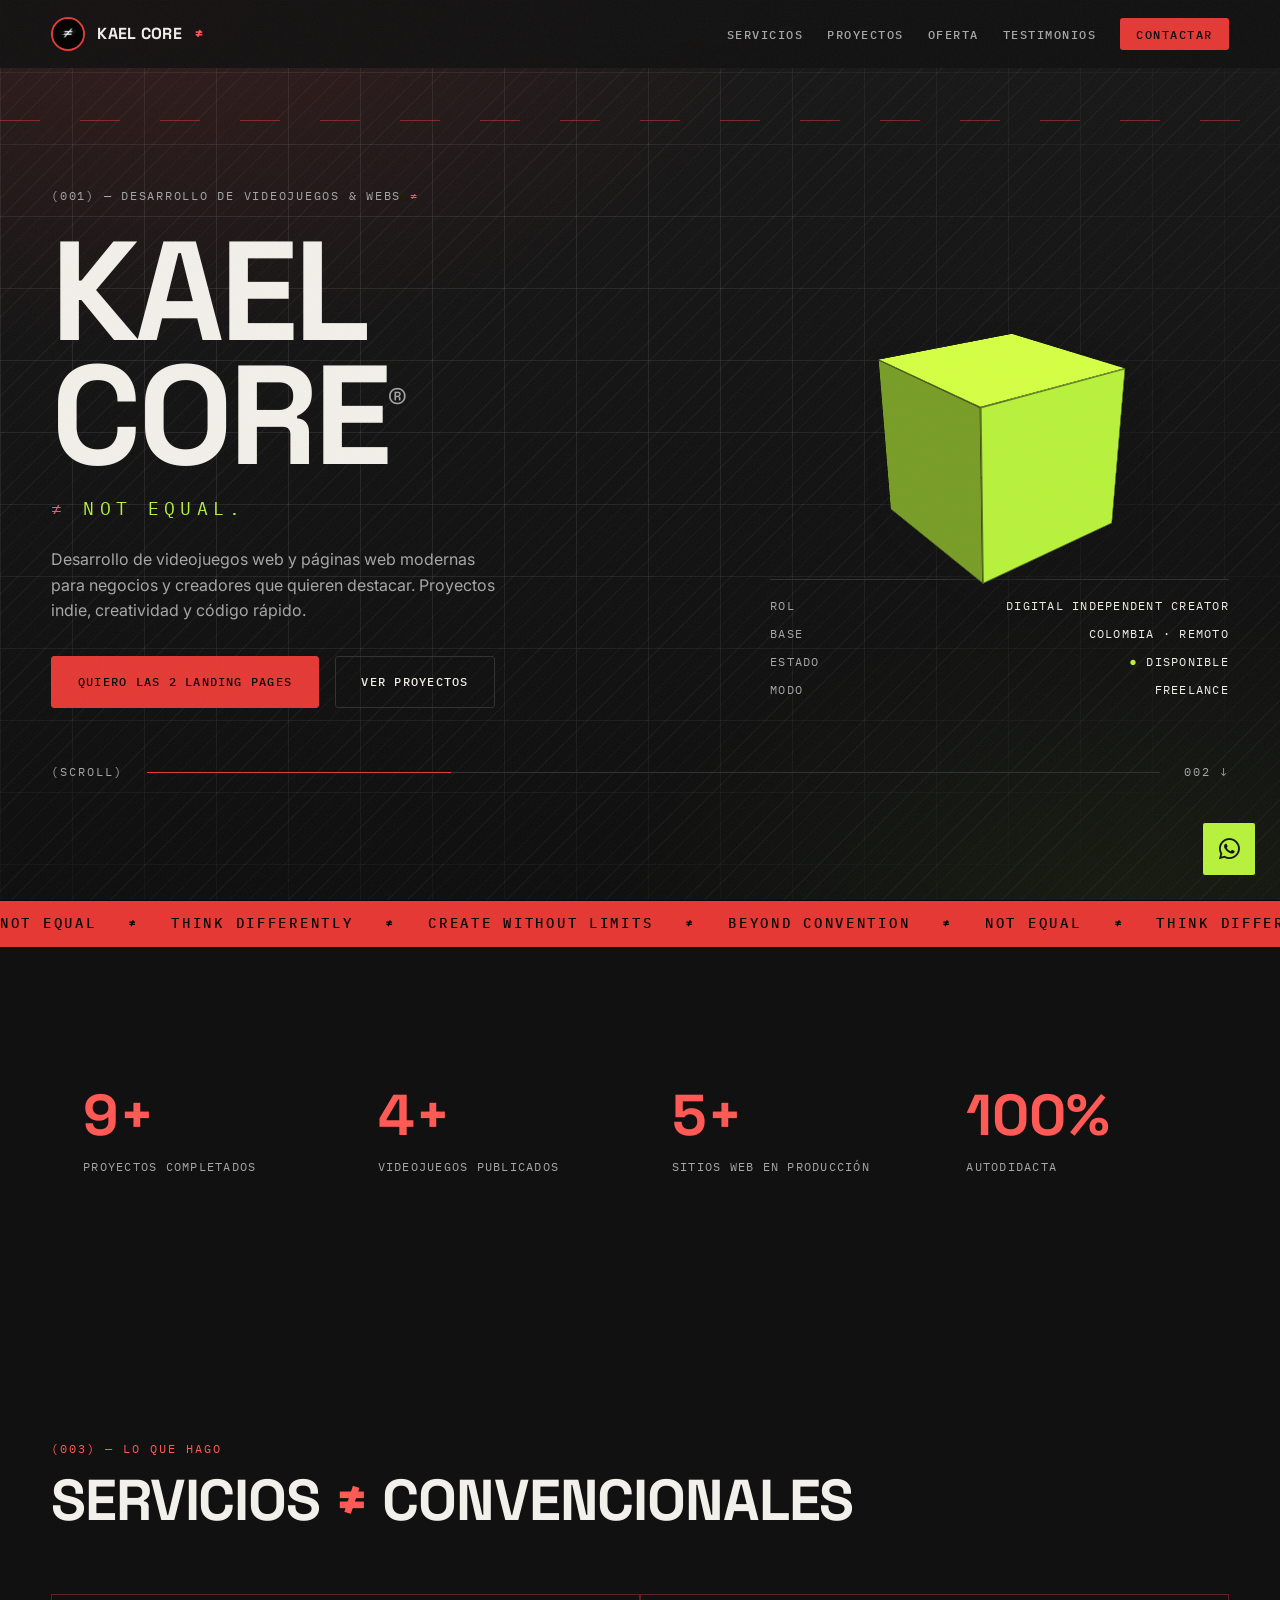
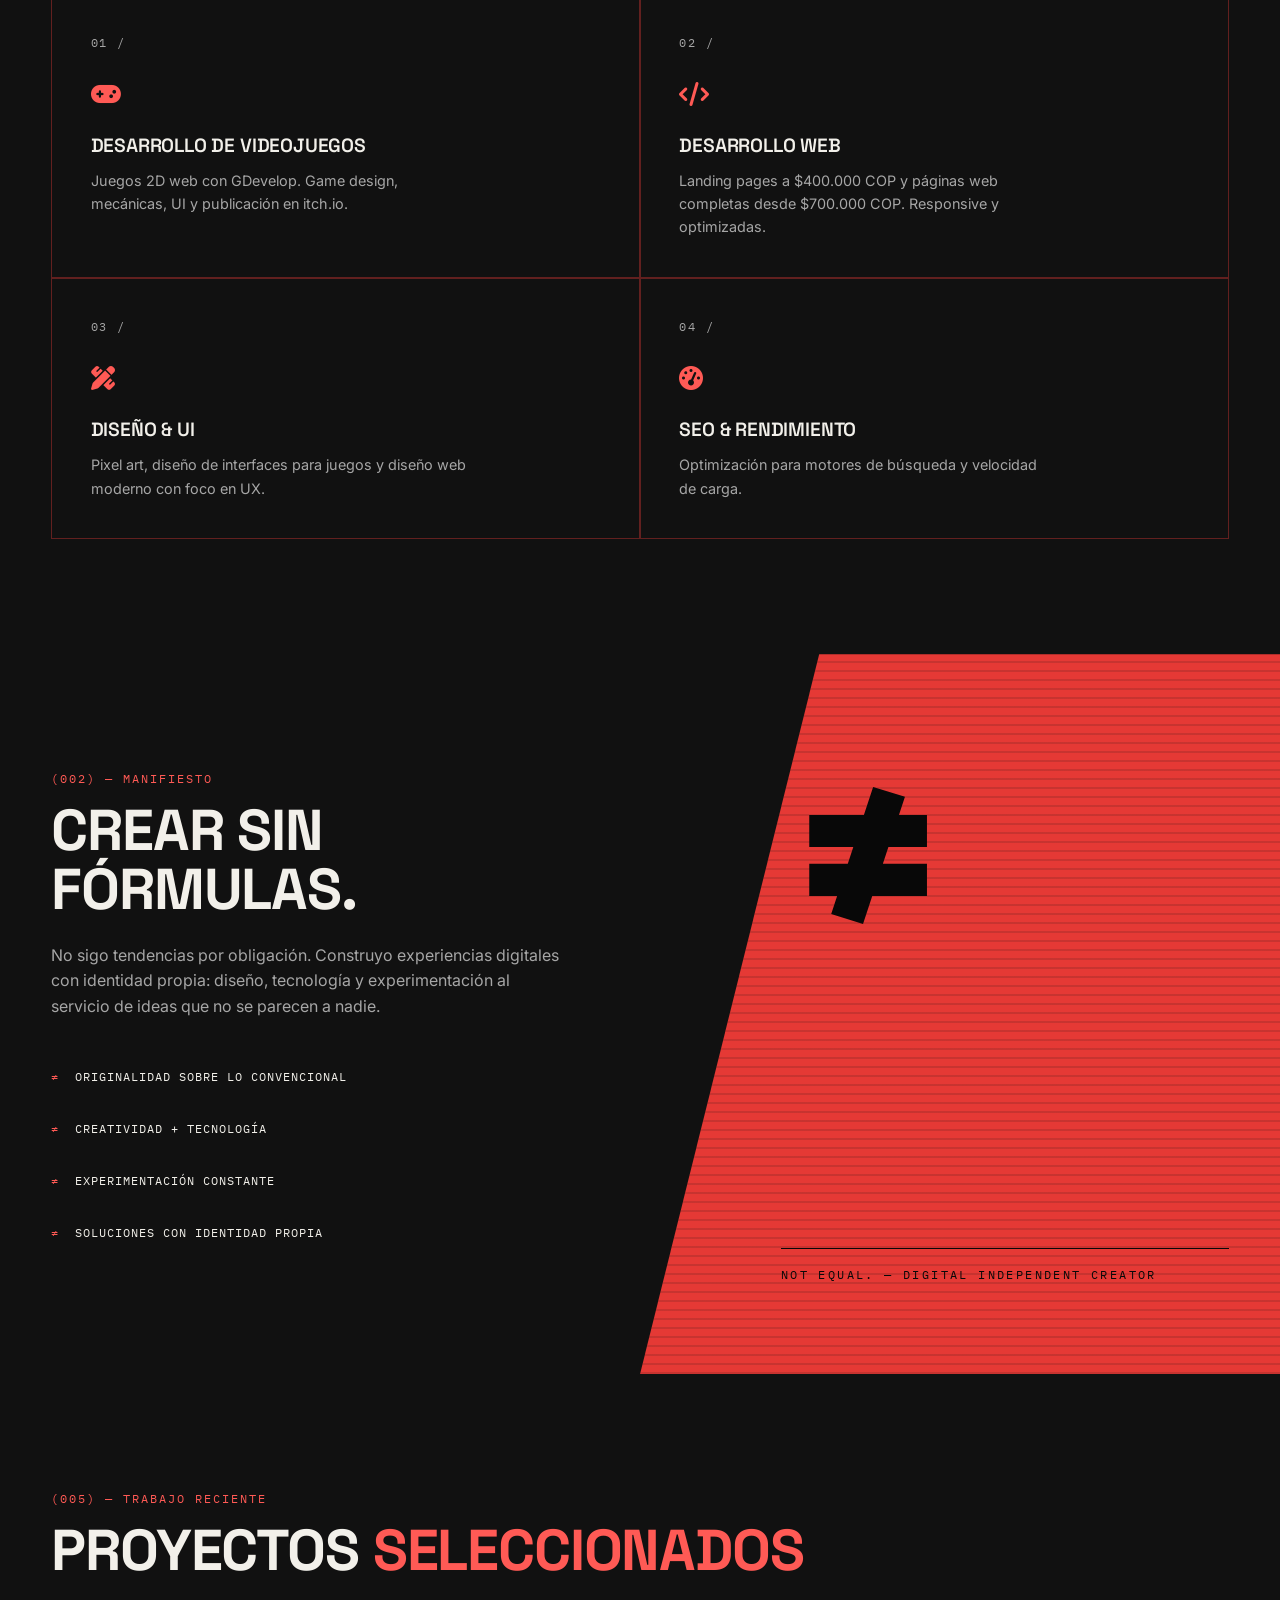
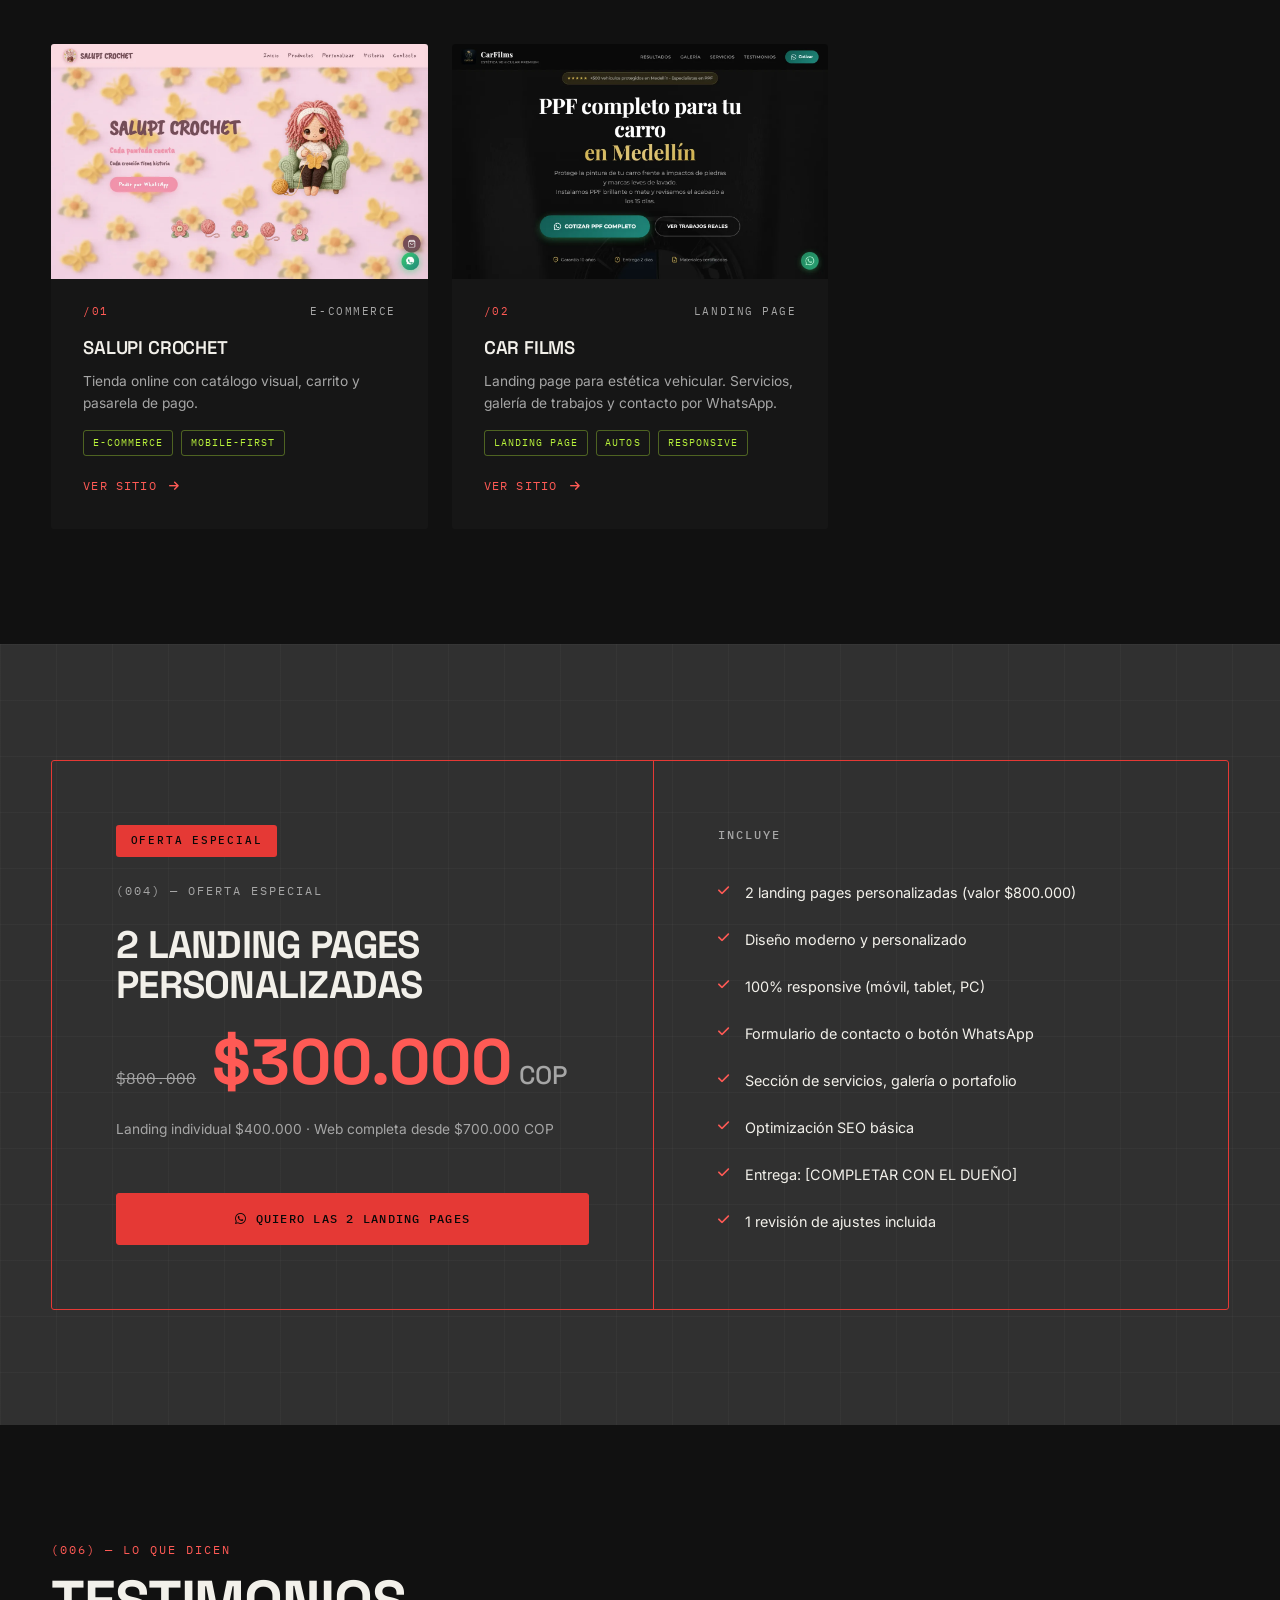
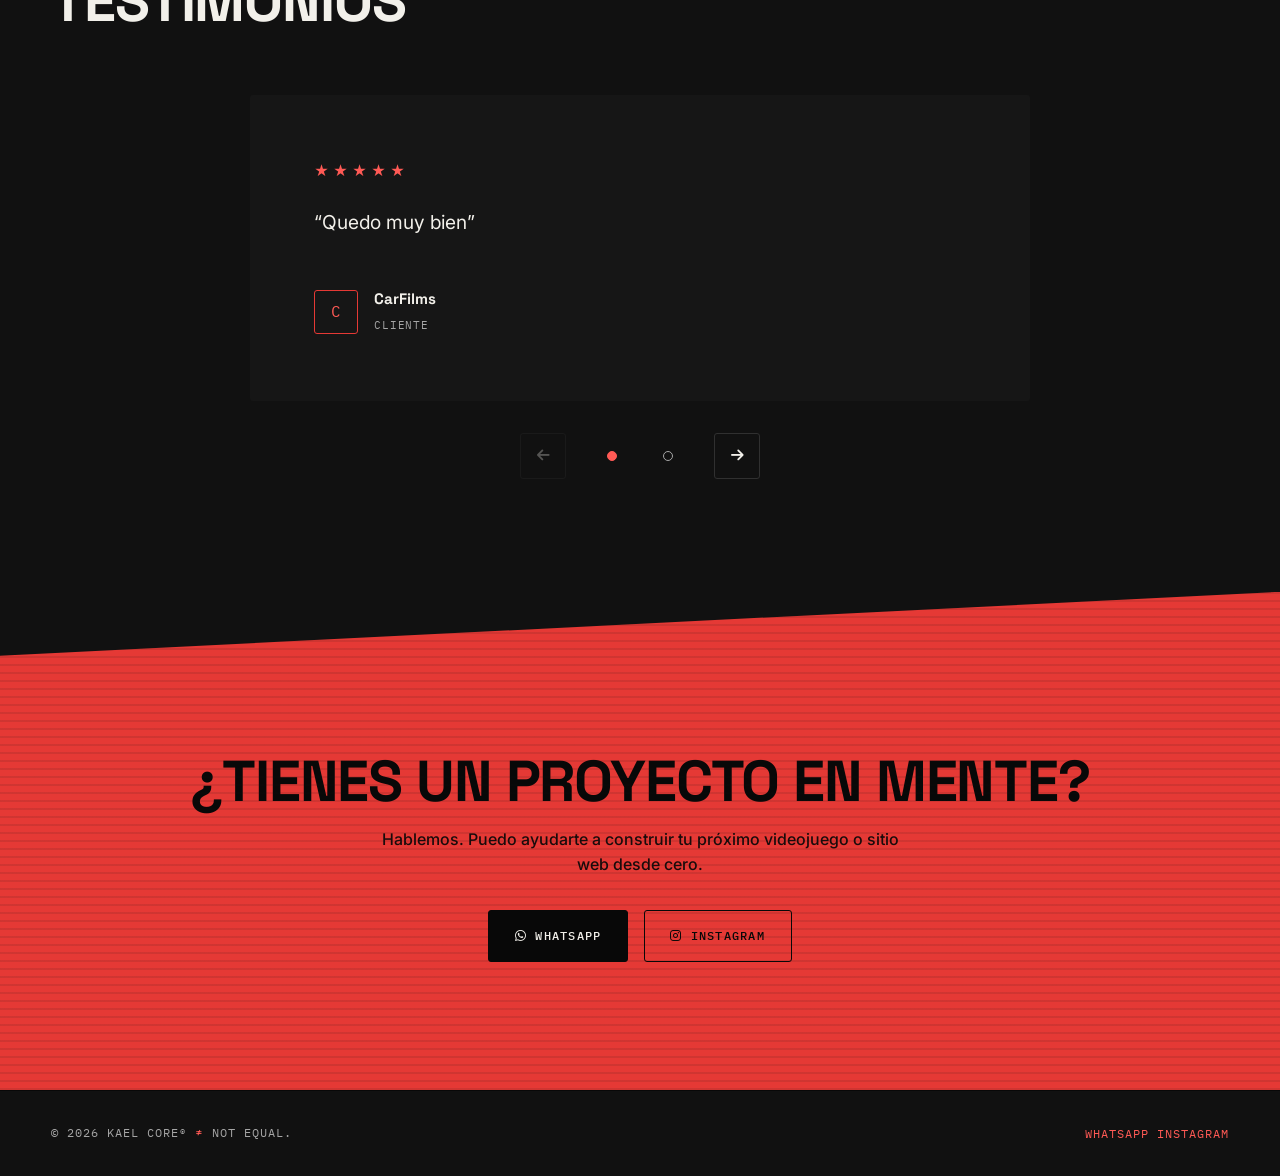
<file: index.html>
<!DOCTYPE html>
<html lang="es">
<head>
  <meta charset="UTF-8">
  <meta name="viewport" content="width=device-width, initial-scale=1.0">
  <title>Desarrollo web y videojuegos a medida | Kael Core®</title>
  <meta name="description" content="Kael Core desarrolla videojuegos web con GDevelop y páginas web a medida para negocios y creadores que quieren destacar. NOT EQUAL. Cotiza tu proyecto.">
  <meta name="robots" content="index, follow, max-image-preview:large">
  <meta name="theme-color" content="#111111">
  <link rel="canonical" href="https://kaelcore143.com/">

  <meta property="og:type" content="website">
  <meta property="og:site_name" content="Kael Core">
  <meta property="og:locale" content="es_CO">
  <meta property="og:url" content="https://kaelcore143.com/">
  <meta property="og:title" content="Desarrollo web y videojuegos a medida | Kael Core®">
  <meta property="og:description" content="Videojuegos web, landing pages y experiencias digitales con identidad propia. NOT EQUAL.">
  <meta property="og:image" content="https://kaelcore143.com/logo.png">
  <meta property="og:image:alt" content="Logo de Kael Core con el símbolo de desigualdad">

  <meta name="twitter:card" content="summary_large_image">
  <meta name="twitter:url" content="https://kaelcore143.com/">
  <meta name="twitter:title" content="Desarrollo web y videojuegos a medida | Kael Core®">
  <meta name="twitter:description" content="Videojuegos web, landing pages y experiencias digitales con identidad propia. NOT EQUAL.">
  <meta name="twitter:image" content="https://kaelcore143.com/logo.png">
  <meta name="twitter:image:alt" content="Logo de Kael Core">

  <!-- Tipografías: Space Grotesk / Inter / IBM Plex Mono -->
  <link rel="preconnect" href="https://fonts.googleapis.com">
  <link rel="preconnect" href="https://fonts.gstatic.com" crossorigin>
  <link href="https://fonts.googleapis.com/css2?family=Space+Grotesk:wght@500;600;700&family=Inter:wght@400;500;600&family=IBM+Plex+Mono:wght@400;500&display=swap" rel="stylesheet">

  <!-- Iconografía lineal -->
  <link rel="stylesheet" href="https://cdnjs.cloudflare.com/ajax/libs/font-awesome/6.6.0/css/all.min.css" crossorigin="anonymous" referrerpolicy="no-referrer">

  <link rel="stylesheet" href="styles.css">
  <link rel="icon" href="logo.png" type="image/png">

  <script type="application/ld+json">
  {
    "@context": "https://schema.org",
    "@graph": [
      {
        "@type": "WebSite",
        "@id": "https://kaelcore143.com/#website",
        "url": "https://kaelcore143.com/",
        "name": "Kael Core",
        "description": "Desarrollo de videojuegos web y páginas web a medida.",
        "inLanguage": "es",
        "publisher": { "@id": "https://kaelcore143.com/#person" }
      },
      {
        "@type": "Person",
        "@id": "https://kaelcore143.com/#person",
        "name": "Kael Core",
        "url": "https://kaelcore143.com/",
        "jobTitle": "Digital Independent Creator",
        "sameAs": ["https://www.instagram.com/kaelcore143/"]
      },
      {
        "@type": "Service",
        "@id": "https://kaelcore143.com/#servicio-videojuegos",
        "name": "Desarrollo de videojuegos",
        "description": "Juegos 2D web con GDevelop: game design, mecánicas, interfaz y publicación.",
        "provider": { "@id": "https://kaelcore143.com/#person" }
      },
      {
        "@type": "Service",
        "@id": "https://kaelcore143.com/#servicio-web",
        "name": "Desarrollo web",
        "description": "Landing pages y páginas web responsive y optimizadas.",
        "provider": { "@id": "https://kaelcore143.com/#person" }
      },
      {
        "@type": "Service",
        "@id": "https://kaelcore143.com/#servicio-ui",
        "name": "Diseño y UI",
        "description": "Pixel art, interfaces para juegos y diseño web con foco en UX.",
        "provider": { "@id": "https://kaelcore143.com/#person" }
      },
      {
        "@type": "Service",
        "@id": "https://kaelcore143.com/#servicio-seo",
        "name": "SEO y rendimiento",
        "description": "Optimización para motores de búsqueda y velocidad de carga.",
        "provider": { "@id": "https://kaelcore143.com/#person" }
      }
    ]
  }
  </script>
</head>

<body>

  <a class="skip-link" href="#main">Saltar al contenido</a>
  <div class="scroll-progress" id="scrollProgress" aria-hidden="true"></div>
  <div class="grain" aria-hidden="true"></div>

  <!-- ══════════ NAVBAR ══════════ -->
  <nav aria-label="Navegación principal">
    <a href="#hero" class="nav-logo">
      <img src="logo.png" alt="Logo de Kael Core" width="40" height="40">
      <span id="navLogoName">Kael Core</span>
      <span class="symbol" id="navLogoSymbol" aria-hidden="true">≠</span>
    </a>
    <ul class="nav-links" id="navLinks">
      <li><a href="#services">Servicios</a></li>
      <li><a href="#projects">Proyectos</a></li>
      <li><a href="#offer">Oferta</a></li>
      <li><a href="#testimonials">Testimonios</a></li>
      <li><a class="nav-cta" href="https://wa.me/573012787784?text=Hola%2C%20quiero%20informaci%C3%B3n%20sobre%20un%20proyecto." target="_blank" rel="noopener">Contactar</a></li>
    </ul>
    <button class="hamburger" id="hamburger" type="button" aria-label="Abrir menú" aria-expanded="false" aria-controls="navLinks">
      <span></span><span></span><span></span>
    </button>
  </nav>

  <main id="main">
    <!-- ══════════ HERO — editorial asimétrico ══════════ -->
    <section id="hero" aria-label="Presentación">
      <div class="hero-inner">
        <div class="hero-main">
          <p class="hero-kicker mono" id="heroKicker">(001) — Desarrollo de videojuegos &amp; webs <span class="symbol">≠</span></p>
          <h1 class="hero-title" id="heroTitle">Kael Core®</h1>
          <p class="hero-tagline" id="heroTagline"><span class="symbol">≠</span> NOT EQUAL.</p>
          <p class="hero-desc" id="heroDesc">Desarrollo de videojuegos web y páginas web modernas para negocios y creadores que quieren destacar. Proyectos indie, creatividad y código rápido.</p>
          <div class="hero-btns">
            <a href="#offer" class="btn btn-primary">Quiero las 2 Landing Pages</a>
            <a href="#projects" class="btn btn-ghost">Ver Proyectos</a>
          </div>
        </div>

        <aside class="hero-side">
          <div class="cube-field" aria-hidden="true">
            <div class="hero-cube-scene">
              <div class="hero-cube">
                <span class="cube-face cube-front"></span>
                <span class="cube-face cube-back"></span>
                <span class="cube-face cube-right"></span>
                <span class="cube-face cube-left"></span>
                <span class="cube-face cube-top"></span>
                <span class="cube-face cube-bottom"></span>
              </div>
            </div>
          </div>
          <dl class="hero-meta">
            <div><dt>Rol</dt><dd id="metaRole">Digital Independent Creator</dd></div>
            <div><dt>Base</dt><dd>Colombia · Remoto</dd></div>
            <div><dt>Estado</dt><dd><span class="dot">●</span> Disponible</dd></div>
            <div><dt>Modo</dt><dd>Freelance</dd></div>
          </dl>
        </aside>
      </div>

      <div class="hero-scroll" aria-hidden="true">
        <span>(Scroll)</span>
        <span class="bar"></span>
        <span>002 ↓</span>
      </div>
    </section>

    <!-- ══════════ MARQUEE ══════════ -->
    <div class="marquee" aria-hidden="true">
      <div class="marquee-track" id="marqueeTrack">
        <div class="marquee-group"><span>NOT EQUAL</span><span class="symbol">≠</span><span>THINK DIFFERENTLY</span><span class="symbol">≠</span><span>CREATE WITHOUT LIMITS</span><span class="symbol">≠</span><span>BEYOND CONVENTION</span><span class="symbol">≠</span></div>
        <div class="marquee-group"><span>NOT EQUAL</span><span class="symbol">≠</span><span>THINK DIFFERENTLY</span><span class="symbol">≠</span><span>CREATE WITHOUT LIMITS</span><span class="symbol">≠</span><span>BEYOND CONVENTION</span><span class="symbol">≠</span></div>
      </div>
    </div>

    <!-- ══════════ STATS ══════════ -->
    <section id="stats" class="section" aria-label="Cifras">
      <div class="section-inner">
        <div class="stats-grid" id="statsGrid">
          <div class="stat-item"><div class="stat-value">9+</div><div class="stat-label">Proyectos completados</div></div>
          <div class="stat-item"><div class="stat-value">4+</div><div class="stat-label">Videojuegos publicados</div></div>
          <div class="stat-item"><div class="stat-value">5+</div><div class="stat-label">Sitios web en producción</div></div>
          <div class="stat-item"><div class="stat-value">100%</div><div class="stat-label">Autodidacta</div></div>
        </div>
      </div>
    </section>

    <!-- ══════════ SERVICIOS ══════════ -->
    <section id="services" class="section" aria-label="Servicios">
      <div class="section-inner">
        <header class="section-head reveal">
          <span class="section-index">(003) — Lo que hago</span>
          <h2 class="section-title">Servicios <span class="accent">≠</span> convencionales</h2>
        </header>
        <div class="services-grid" id="servicesGrid">
          <article class="service-card reveal">
            <span class="service-number">01 /</span>
            <div class="service-icon"><i class="fa-solid fa-gamepad" aria-hidden="true"></i></div>
            <h3>Desarrollo de Videojuegos</h3>
            <p>Juegos 2D web con GDevelop. Game design, mecánicas, UI y publicación en itch.io.</p>
          </article>
          <article class="service-card reveal">
            <span class="service-number">02 /</span>
            <div class="service-icon"><i class="fa-solid fa-code" aria-hidden="true"></i></div>
            <h3>Desarrollo Web</h3>
            <p>Landing pages a $400.000 COP y páginas web completas desde $700.000 COP. Responsive y optimizadas.</p>
          </article>
          <article class="service-card reveal">
            <span class="service-number">03 /</span>
            <div class="service-icon"><i class="fa-solid fa-pen-ruler" aria-hidden="true"></i></div>
            <h3>Diseño &amp; UI</h3>
            <p>Pixel art, diseño de interfaces para juegos y diseño web moderno con foco en UX.</p>
          </article>
          <article class="service-card reveal">
            <span class="service-number">04 /</span>
            <div class="service-icon"><i class="fa-solid fa-gauge-high" aria-hidden="true"></i></div>
            <h3>SEO &amp; Rendimiento</h3>
            <p>Optimización para motores de búsqueda y velocidad de carga.</p>
          </article>
        </div>
      </div>
    </section>

    <!-- ══════════ SPLIT DIAGONAL — manifiesto ══════════ -->
    <section id="manifesto" class="split" aria-label="Manifiesto">
      <div class="split-left">
        <span class="section-index">(002) — Manifiesto</span>
        <h2 class="section-title" id="manifestoTitle">Crear sin fórmulas.</h2>
        <p id="manifestoText">No sigo tendencias por obligación. Construyo experiencias digitales con identidad propia: diseño, tecnología y experimentación al servicio de ideas que no se parecen a nadie.</p>
        <ul class="split-principles" id="manifestoPrinciples">
          <li><span class="symbol">≠</span> Originalidad sobre lo convencional</li>
          <li><span class="symbol">≠</span> Creatividad + tecnología</li>
          <li><span class="symbol">≠</span> Experimentación constante</li>
          <li><span class="symbol">≠</span> Soluciones con identidad propia</li>
        </ul>
      </div>
      <div class="split-right">
        <div class="split-symbol" id="manifestoSymbol" aria-hidden="true">≠</div>
        <p class="split-caption" id="manifestoCaption">NOT EQUAL. — Digital Independent Creator</p>
      </div>
    </section>

    <!-- ══════════ PROYECTOS — masonry ══════════ -->
    <section id="projects" class="section" aria-label="Proyectos">
      <div class="section-inner">
        <header class="section-head reveal">
          <span class="section-index">(005) — Trabajo reciente</span>
          <h2 class="section-title">Proyectos <span class="accent">seleccionados</span></h2>
        </header>
        <div class="masonry" id="masonry">
          <article class="masonry-item reveal">
            <img src="captures/salupi-crochet.webp" alt="Captura real de la portada de la tienda Salupi Crochet" loading="lazy" width="1280" height="800" style="aspect-ratio:16/10;" onerror="this.onerror=null;this.src='project-placeholder.svg';this.alt='Imagen no disponible';">
            <div class="project-body">
              <div class="project-meta"><span class="num">/01</span><span>E-commerce</span></div>
              <h3>Salupi Crochet</h3>
              <p>Tienda online con catálogo visual, carrito y pasarela de pago.</p>
              <div class="tags"><span class="tag">E-commerce</span><span class="tag">Mobile-First</span></div>
              <a href="https://salupicrochet.com" target="_blank" rel="noopener" class="project-link">Ver sitio <i class="fa-solid fa-arrow-right" aria-hidden="true"></i></a>
            </div>
          </article>
          <article class="masonry-item reveal">
            <img src="captures/carfilms.webp" alt="Captura real de la portada del sitio Car Films" loading="lazy" width="1280" height="800" style="aspect-ratio:16/10;" onerror="this.onerror=null;this.src='project-placeholder.svg';this.alt='Imagen no disponible';">
            <div class="project-body">
              <div class="project-meta"><span class="num">/02</span><span>Landing Page</span></div>
              <h3>Car Films</h3>
              <p>Landing page para estética vehicular. Servicios, galería de trabajos y contacto por WhatsApp.</p>
              <div class="tags"><span class="tag">Landing Page</span><span class="tag">Autos</span><span class="tag">Responsive</span></div>
              <a href="https://steticavehicularcarfilms.com" target="_blank" rel="noopener" class="project-link">Ver sitio <i class="fa-solid fa-arrow-right" aria-hidden="true"></i></a>
            </div>
          </article>
        </div>
      </div>
    </section>

    <!-- ══════════ OFERTA ══════════ -->
    <section id="offer" class="section" aria-label="Oferta">
      <div class="section-inner">
        <div class="offer-card reveal" id="offerCard">
          <div class="offer-left">
            <span class="offer-badge" id="offerBadge">Oferta especial</span>
            <span class="offer-index" id="offerIndex">(004) — Oferta especial</span>
            <h3 id="offerTitle">2 Landing Pages Personalizadas</h3>
            <div class="offer-price">
              <span class="offer-old" id="offerOld">$800.000</span>
              <span class="offer-now" id="offerNow">$300.000<span class="currency"> COP</span></span>
            </div>
            <p class="offer-note" id="offerNote">Landing individual $400.000 · Web completa desde $700.000 COP</p>
            <span class="offer-timer" id="offerTimer"></span>
            <a href="https://wa.me/573012787784?text=Hola%2C%20me%20interesa%3A%202%20Landing%20Pages%20Personalizadas" target="_blank" rel="noopener" class="btn btn-primary offer-cta" id="offerCta">
              <i class="fa-brands fa-whatsapp" aria-hidden="true"></i>
              <span id="offerCtaLabel">Quiero las 2 Landing Pages</span>
            </a>
          </div>
          <div class="offer-right">
            <h4>Incluye</h4>
            <ul class="offer-features" id="offerFeatures">
              <li><i class="fa-solid fa-check" aria-hidden="true"></i> 2 landing pages personalizadas (valor $800.000)</li>
              <li><i class="fa-solid fa-check" aria-hidden="true"></i> Diseño moderno y personalizado</li>
              <li><i class="fa-solid fa-check" aria-hidden="true"></i> 100% responsive (móvil, tablet, PC)</li>
              <li><i class="fa-solid fa-check" aria-hidden="true"></i> Formulario de contacto o botón WhatsApp</li>
              <li><i class="fa-solid fa-check" aria-hidden="true"></i> Sección de servicios, galería o portafolio</li>
              <li><i class="fa-solid fa-check" aria-hidden="true"></i> Optimización SEO básica</li>
              <li><i class="fa-solid fa-check" aria-hidden="true"></i> Entrega: [COMPLETAR CON EL DUEÑO]</li>
              <li><i class="fa-solid fa-check" aria-hidden="true"></i> 1 revisión de ajustes incluida</li>
            </ul>
          </div>
        </div>
      </div>
    </section>

    <!-- ══════════ TESTIMONIOS ══════════ -->
    <section id="testimonials" class="section" aria-label="Testimonios">
      <div class="section-inner">
        <header class="section-head reveal">
          <span class="section-index">(006) — Lo que dicen</span>
          <h2 class="section-title">Testimonios</h2>
        </header>
        <div class="carousel" id="testimonialCarousel" aria-roledescription="carrusel" aria-label="Testimonios de clientes">
          <div class="carousel-viewport" id="carouselViewport">
            <div class="carousel-track" id="carouselTrack">
              <article class="testi-card carousel-slide" role="group" aria-roledescription="diapositiva" aria-label="1 de 2" aria-hidden="false">
                <div class="testi-stars" aria-label="5 de 5 estrellas">★★★★★</div>
                <p class="testi-text">&ldquo;Quedo muy bien&rdquo;</p>
                <div class="testi-author"><div class="testi-avatar" aria-hidden="true">C</div><div class="testi-info"><strong>CarFilms</strong><span>Cliente</span></div></div>
              </article>
              <article class="testi-card carousel-slide" role="group" aria-roledescription="diapositiva" aria-label="2 de 2" aria-hidden="true">
                <div class="testi-stars" aria-label="5 de 5 estrellas">★★★★★</div>
                <p class="testi-text">&ldquo;Gran resultado, aumenté mis ventas&rdquo;</p>
                <div class="testi-author"><div class="testi-avatar" aria-hidden="true">S</div><div class="testi-info"><strong>Salupi Crochet</strong><span>Cliente</span></div></div>
              </article>
            </div>
          </div>
          <div class="carousel-controls">
            <button type="button" class="carousel-arrow" id="carouselPrev" aria-label="Testimonio anterior" aria-controls="carouselTrack" disabled><i class="fa-solid fa-arrow-left" aria-hidden="true"></i></button>
            <div class="carousel-dots" id="carouselDots" role="tablist" aria-label="Seleccionar testimonio">
              <button type="button" class="carousel-dot" role="tab" aria-label="Ir al testimonio 1" aria-selected="true" data-index="0"></button>
              <button type="button" class="carousel-dot" role="tab" aria-label="Ir al testimonio 2" aria-selected="false" data-index="1"></button>
            </div>
            <button type="button" class="carousel-arrow" id="carouselNext" aria-label="Siguiente testimonio" aria-controls="carouselTrack"><i class="fa-solid fa-arrow-right" aria-hidden="true"></i></button>
          </div>
          <p class="visually-hidden" id="carouselStatus" role="status" aria-live="polite"></p>
        </div>
      </div>
    </section>

    <!-- ══════════ CTA ══════════ -->
    <section id="cta" aria-label="Contacto">
      <div class="section-inner">
        <h2 class="section-title reveal">¿Tienes un proyecto en mente?</h2>
        <p class="reveal">Hablemos. Puedo ayudarte a construir tu próximo videojuego o sitio web desde cero.</p>
        <div class="cta-btns reveal">
          <a href="https://wa.me/573012787784?text=Hola%2C%20quiero%20informaci%C3%B3n%20sobre%20un%20proyecto." target="_blank" rel="noopener" class="btn btn-primary" id="ctaWhatsapp">
            <i class="fa-brands fa-whatsapp" aria-hidden="true"></i> WhatsApp
          </a>
          <a href="https://www.instagram.com/kaelcore143/" target="_blank" rel="noopener" class="btn btn-ghost">
            <i class="fa-brands fa-instagram" aria-hidden="true"></i> Instagram
          </a>
        </div>
      </div>
    </section>
  </main>

  <!-- ══════════ FOOTER ══════════ -->
  <footer>
    <div class="footer-inner" id="footerContent">
      <span>© 2026 Kael Core® <span class="footer-symbol"> ≠</span> NOT EQUAL.</span>
      <span class="footer-links">
        <a href="https://wa.me/573012787784?text=Hola%2C%20quiero%20informaci%C3%B3n%20sobre%20un%20proyecto." target="_blank" rel="noopener">WhatsApp</a>
        <a href="https://www.instagram.com/kaelcore143/" target="_blank" rel="noopener">Instagram</a>
      </span>
    </div>
  </footer>

  <!-- ══════════ WHATSAPP FLOAT ══════════ -->
  <a href="https://wa.me/573012787784?text=Hola%2C%20quiero%20informaci%C3%B3n%20sobre%20un%20proyecto." target="_blank" rel="noopener" class="wa-float" id="waFloat" aria-label="Escríbeme por WhatsApp">
    <span class="wa-tooltip">¡Escríbeme!</span>
    <i class="fa-brands fa-whatsapp" aria-hidden="true"></i>
  </a>

  <script src="config.js"></script>
  <script src="main.js"></script>
</body>
</html>
</file>
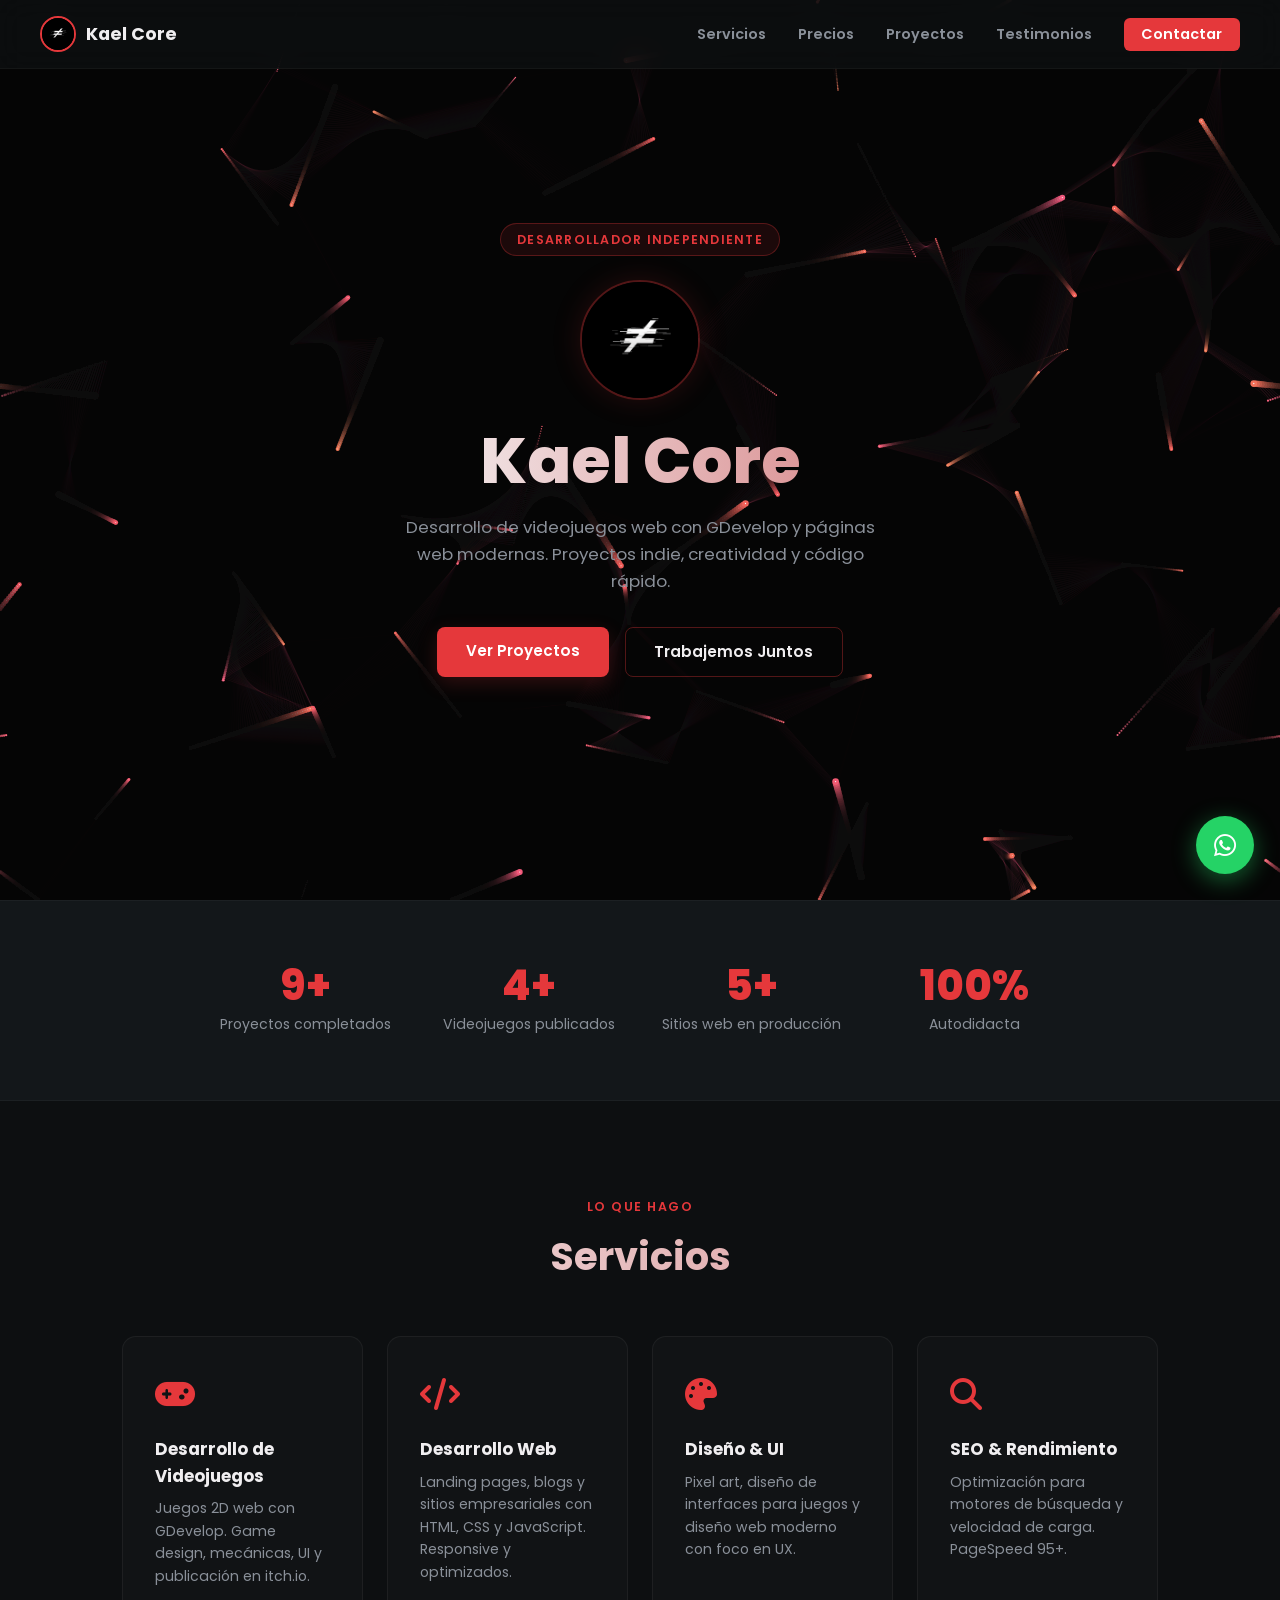
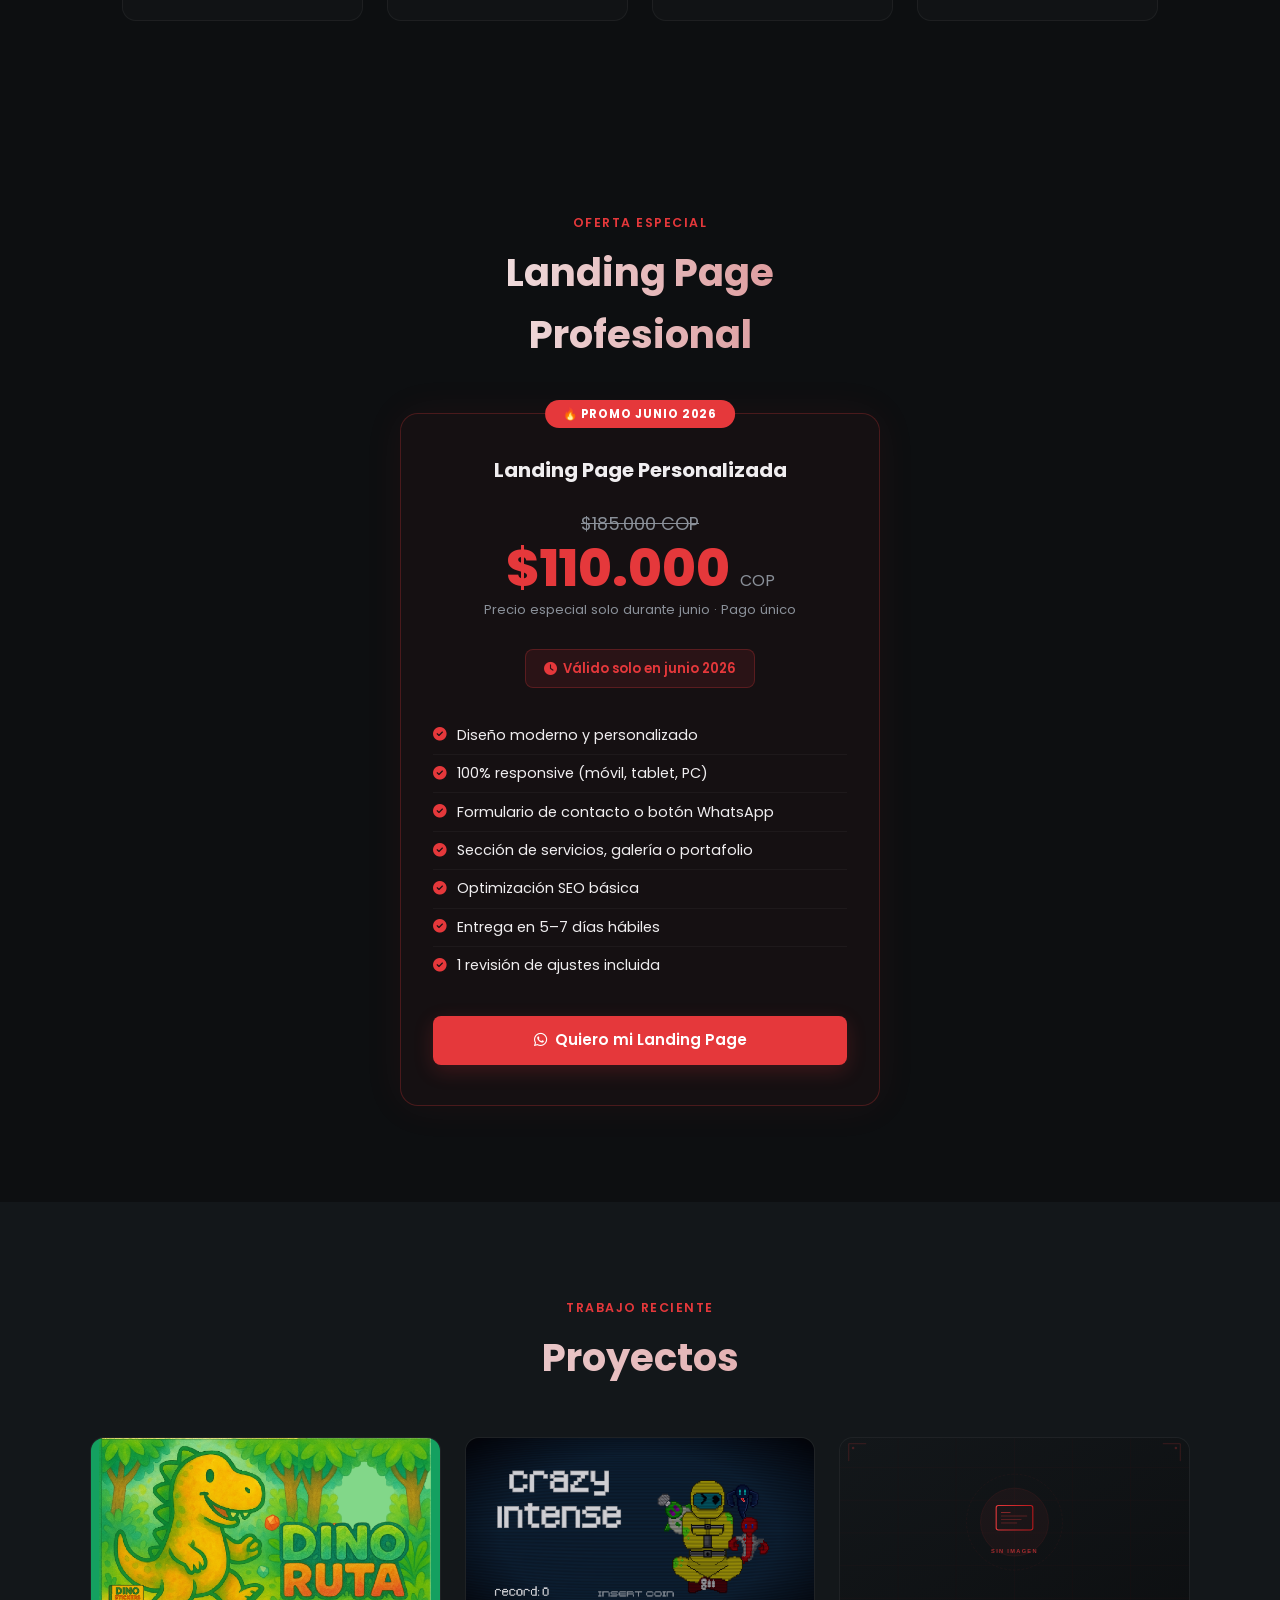
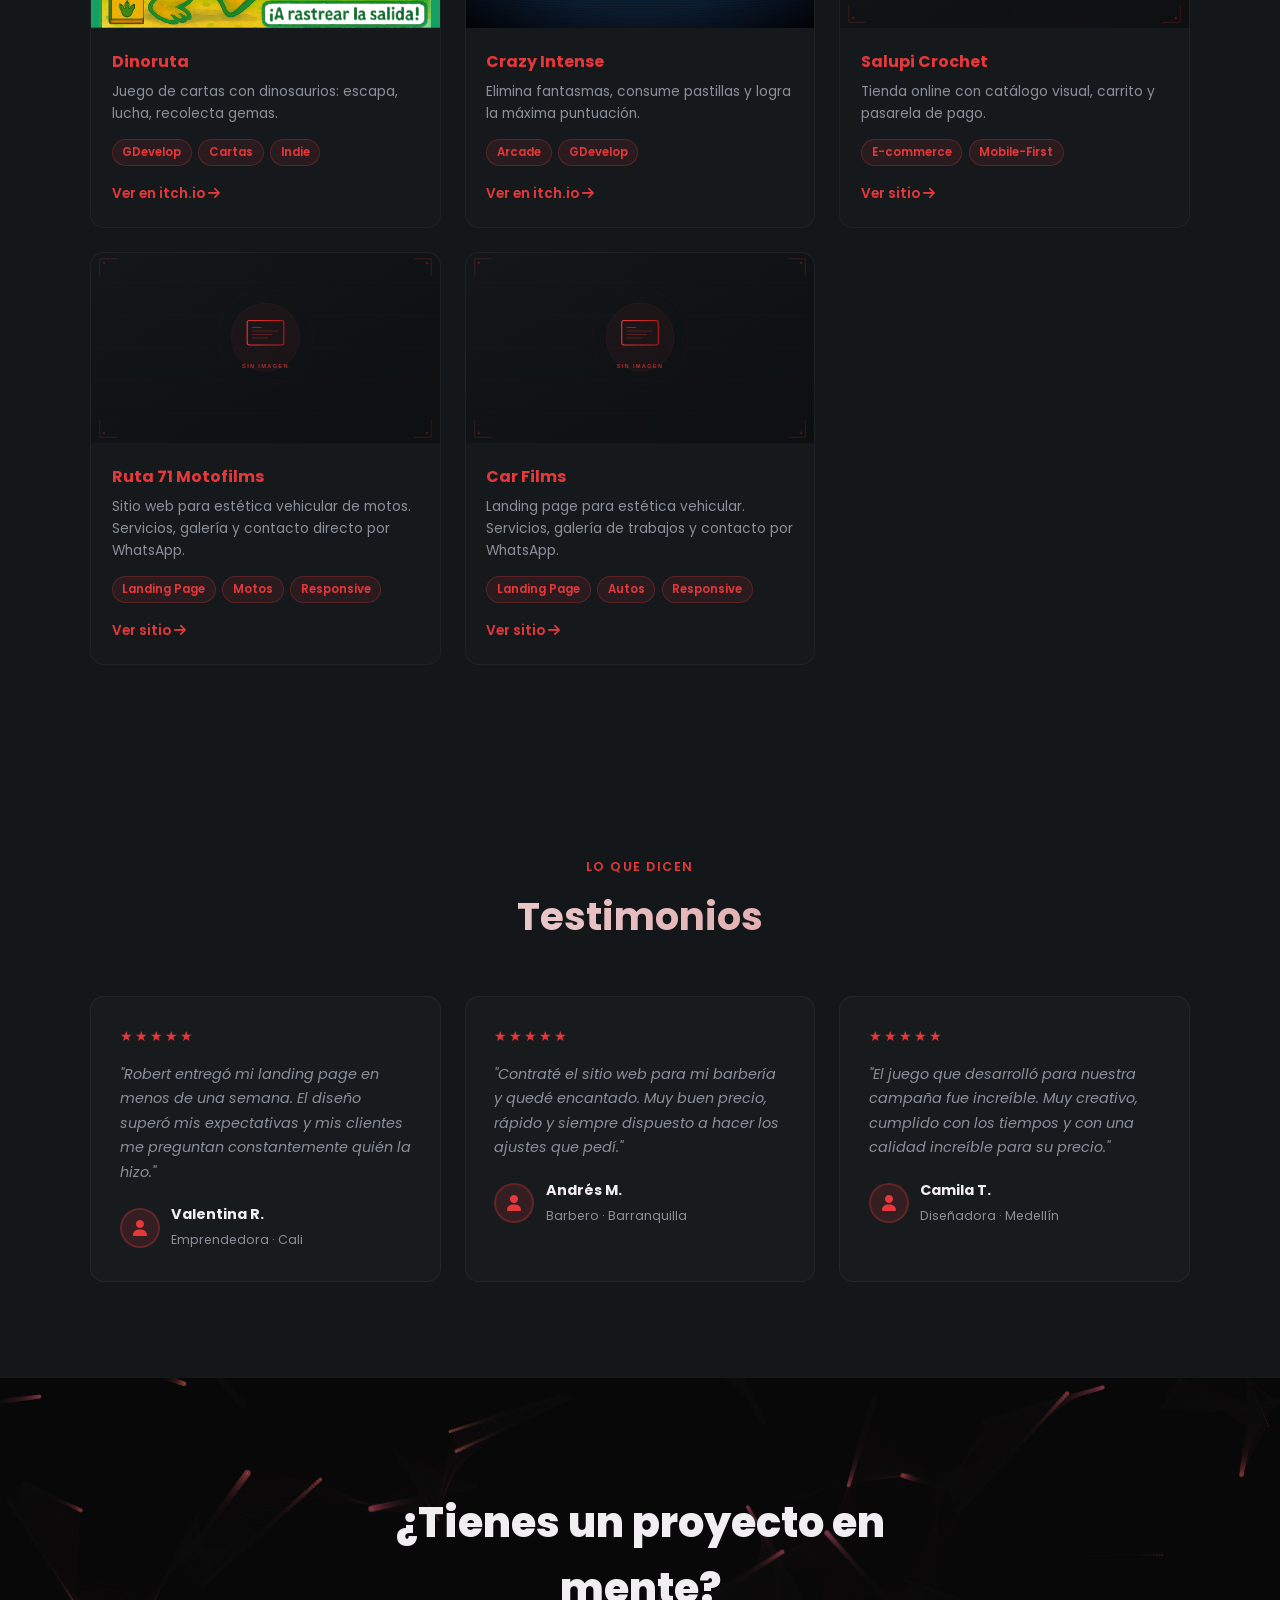
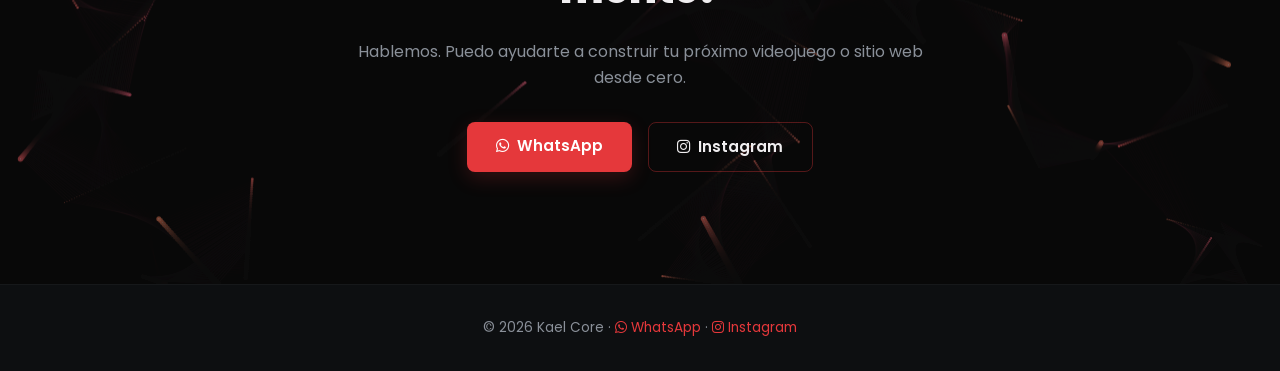
<file: indexnew.html>
<!DOCTYPE html>
<html lang="es">
<head>
  <meta charset="UTF-8">
  <meta name="viewport" content="width=device-width, initial-scale=1.0">
  <meta name="description" content="Kael Core — Desarrollador de Videojuegos y Páginas Web">
  <meta property="og:image" content="logo.png">
  <title>Kael Core — Desarrollador Web & Videojuegos</title>
  <link rel="preconnect" href="https://fonts.googleapis.com">
  <link rel="preconnect" href="https://fonts.gstatic.com" crossorigin>
  <link href="https://fonts.googleapis.com/css2?family=Poppins:wght@300;400;600;700;800&display=swap" rel="stylesheet">
  <link rel="stylesheet" href="https://cdnjs.cloudflare.com/ajax/libs/font-awesome/6.6.0/css/all.min.css" crossorigin="anonymous" referrerpolicy="no-referrer" />
  <style>
    :root {
      --bg: #0d0f11;
      --surface: #13171a;
      --accent: #e5383b;
      --accent-dark: #ba181b;
      --muted: #8a9099;
      --text: #f0eef0;
      --white: #ffffff;
    }
    *, *::before, *::after { margin: 0; padding: 0; box-sizing: border-box; }
    html { scroll-behavior: smooth; }
    body { font-family: 'Poppins', sans-serif; background: var(--bg); color: var(--text); line-height: 1.6; }

    /* NAVBAR */
    nav {
      position: fixed; top: 0; left: 0; right: 0; z-index: 100;
      display: flex; justify-content: space-between; align-items: center;
      padding: 1rem 2.5rem;
      background: rgba(13,15,17,0.8);
      backdrop-filter: blur(14px);
      border-bottom: 1px solid rgba(255,255,255,0.04);
    }
    .nav-logo {
      display: flex; align-items: center; gap: 0.6rem;
      font-size: 1.1rem; font-weight: 700; text-decoration: none; color: var(--text);
    }
    .nav-logo img { width: 36px; height: 36px; border-radius: 50%; border: 2px solid var(--accent); object-fit: cover; }
    .nav-links { display: flex; gap: 2rem; list-style: none; }
    .nav-links a {
      text-decoration: none; color: var(--muted); font-weight: 600; font-size: 0.9rem;
      transition: color 0.2s; position: relative;
    }
    .nav-links a::after {
      content: ''; position: absolute; left: 0; bottom: -4px;
      width: 0; height: 2px; background: var(--accent); transition: width 0.25s;
    }
    .nav-links a:hover { color: var(--text); }
    .nav-links a:hover::after { width: 100%; }
    .nav-cta {
      background: var(--accent) !important; color: var(--white) !important;
      padding: 0.4rem 1.1rem; border-radius: 6px;
    }
    .nav-cta:hover { background: var(--accent-dark) !important; transform: translateY(-1px); }
    .nav-cta::after { display: none !important; }
    .hamburger {
      display: none; flex-direction: column; gap: 5px;
      background: none; border: none; cursor: pointer; padding: 4px;
    }
    .hamburger span { width: 24px; height: 2px; background: var(--text); border-radius: 2px; transition: 0.3s; }

    /* HERO */
    #hero {
      position: relative; min-height: 100vh;
      display: flex; align-items: center; justify-content: center;
      text-align: center; overflow: hidden; padding: 2rem;
      background: #0b0b0b;
    }
    #bgCanvas { position: absolute; top: 0; left: 0; width: 100%; height: 100%; z-index: 0; }
    .hero-content { position: relative; z-index: 2; max-width: 680px; }
    .hero-badge {
      display: inline-block; margin-bottom: 1.5rem;
      background: rgba(229,56,59,0.1); border: 1px solid rgba(229,56,59,0.3);
      color: var(--accent); font-size: 0.78rem; font-weight: 600;
      letter-spacing: 0.1em; text-transform: uppercase;
      padding: 0.35rem 1rem; border-radius: 20px;
    }
    .hero-avatar {
      width: 120px; height: 120px; border-radius: 50%; overflow: hidden;
      border: 2px solid rgba(229,56,59,0.35);
      box-shadow: 0 0 30px rgba(229,56,59,0.15);
      margin: 0 auto 1.5rem;
      transition: transform 0.35s, box-shadow 0.35s;
    }
    .hero-avatar img { width: 100%; height: 100%; object-fit: cover; }
    .hero-avatar:hover { transform: scale(1.07); box-shadow: 0 0 45px rgba(229,56,59,0.4); }
    .hero-content h1 {
      font-size: clamp(2.4rem, 6vw, 4rem); font-weight: 800; line-height: 1.15; margin-bottom: 1rem;
      background: linear-gradient(270deg, #e5383b, #f5f3f4, #ba181b, #f5f3f4);
      background-size: 600% 600%;
      -webkit-background-clip: text; background-clip: text; -webkit-text-fill-color: transparent;
      animation: gradientText 6s ease infinite;
    }
    .hero-content p { font-size: 1.05rem; color: var(--muted); max-width: 500px; margin: 0 auto 2rem; }
    .hero-btns { display: flex; gap: 1rem; justify-content: center; flex-wrap: wrap; }

    @keyframes gradientText {
      0%   { background-position: 0% 50%; }
      50%  { background-position: 100% 50%; }
      100% { background-position: 0% 50%; }
    }

    /* BUTTONS */
    .btn {
      display: inline-block; padding: 0.75rem 1.8rem; border-radius: 8px;
      font-weight: 600; font-size: 0.95rem; text-decoration: none;
      transition: transform 0.15s, box-shadow 0.15s;
      position: relative; overflow: hidden;
    }
    .btn-primary { background: var(--accent); color: var(--white); box-shadow: 0 6px 20px rgba(229,56,59,0.2); }
    .btn-primary:hover { transform: translateY(-3px); box-shadow: 0 10px 28px rgba(229,56,59,0.38); }
    .btn-outline { background: transparent; color: var(--text); border: 1px solid rgba(229,56,59,0.35); }
    .btn-outline:hover { transform: translateY(-3px); border-color: var(--accent); color: var(--accent); }

    /* STATS */
    #stats {
      padding: 4rem 2rem;
      background: var(--surface);
      border-top: 1px solid rgba(255,255,255,0.04);
      border-bottom: 1px solid rgba(255,255,255,0.04);
    }
    .stats-grid {
      display: grid; grid-template-columns: repeat(auto-fit, minmax(160px, 1fr));
      gap: 2rem; max-width: 860px; margin: 0 auto; text-align: center;
    }
    .stat-item h3 { font-size: 2.6rem; font-weight: 800; color: var(--accent); line-height: 1; }
    .stat-item p { color: var(--muted); font-size: 0.88rem; margin-top: 0.4rem; }

    /* SERVICES */
    #services { padding: 6rem 2rem; max-width: 1100px; margin: 0 auto; }
    .section-label {
      text-align: center; font-size: 0.78rem; font-weight: 600;
      letter-spacing: 0.12em; text-transform: uppercase; color: var(--accent); margin-bottom: 0.6rem;
    }
    .section-title {
      font-size: clamp(1.8rem, 4vw, 2.4rem); font-weight: 700; text-align: center; margin-bottom: 3rem;
      background: linear-gradient(270deg, #e5383b, #f5f3f4, #ba181b, #f5f3f4);
      background-size: 600% 600%;
      -webkit-background-clip: text; background-clip: text; -webkit-text-fill-color: transparent;
      animation: gradientText 8s ease infinite;
    }
    .services-grid { display: grid; grid-template-columns: repeat(auto-fit, minmax(240px, 1fr)); gap: 1.5rem; }
    .service-card {
      background: rgba(255,255,255,0.02); border: 1px solid rgba(255,255,255,0.05);
      border-radius: 14px; padding: 2rem;
      transition: transform 0.2s, box-shadow 0.2s, border-color 0.2s;
    }
    .service-card:hover { transform: translateY(-6px); box-shadow: 0 16px 40px rgba(229,56,59,0.1); border-color: rgba(229,56,59,0.2); }
    .service-icon { font-size: 2rem; color: var(--accent); margin-bottom: 1rem; }
    .service-card h3 { font-size: 1.05rem; font-weight: 700; margin-bottom: 0.5rem; }
    .service-card p { color: var(--muted); font-size: 0.88rem; }

    /* PRICING */
    #pricing { padding: 6rem 2rem; background: var(--bg); }
    .pricing-inner { max-width: 480px; margin: 0 auto; text-align: center; }
    .pricing-card {
      position: relative; border-radius: 18px; padding: 2.5rem 2rem;
      background: rgba(229,56,59,0.04);
      border: 1px solid rgba(229,56,59,0.25);
      box-shadow: 0 0 40px rgba(229,56,59,0.07);
    }
    .pricing-badge {
      position: absolute; top: -14px; left: 50%; transform: translateX(-50%);
      background: var(--accent); color: #fff; font-size: 0.72rem; font-weight: 700;
      letter-spacing: 0.08em; text-transform: uppercase;
      padding: 0.3rem 1.1rem; border-radius: 20px;
      white-space: nowrap;
    }
    .pricing-card h3 { font-size: 1.25rem; font-weight: 700; margin-bottom: 1.5rem; }
    .pricing-old {
      font-size: 1.1rem; color: var(--muted); text-decoration: line-through; margin-bottom: 0.3rem;
    }
    .pricing-price {
      font-size: 3.2rem; font-weight: 800; color: var(--accent); line-height: 1;
      margin-bottom: 0.3rem;
    }
    .pricing-price span { font-size: 1rem; font-weight: 400; color: var(--muted); }
    .pricing-note { font-size: 0.82rem; color: var(--muted); margin-bottom: 1.8rem; }
    .pricing-features { list-style: none; margin-bottom: 2rem; text-align: left; }
    .pricing-features li {
      display: flex; align-items: center; gap: 0.6rem;
      padding: 0.45rem 0; font-size: 0.9rem;
      border-bottom: 1px solid rgba(255,255,255,0.04);
    }
    .pricing-features li:last-child { border-bottom: none; }
    .pricing-features li i { color: var(--accent); font-size: 0.85rem; flex-shrink: 0; }
    .pricing-timer {
      display: inline-block; background: rgba(229,56,59,0.1); border: 1px solid rgba(229,56,59,0.25);
      border-radius: 8px; padding: 0.5rem 1.1rem; font-size: 0.82rem; color: var(--accent);
      font-weight: 600; margin-bottom: 1.8rem;
    }
    .pricing-timer i { margin-right: 6px; }

    /* PROJECTS */
    #projects { padding: 6rem 2rem; background: var(--surface); }
    .projects-inner { max-width: 1100px; margin: 0 auto; }
    .projects-grid { display: grid; grid-template-columns: repeat(auto-fit, minmax(270px, 1fr)); gap: 1.5rem; }
    .project-card {
      border-radius: 14px; overflow: hidden;
      border: 1px solid rgba(255,255,255,0.04);
      background: rgba(255,255,255,0.01);
      transition: transform 0.2s, box-shadow 0.2s;
    }
    .project-card:hover { transform: translateY(-8px) scale(1.01); box-shadow: 0 18px 48px rgba(229,56,59,0.12); }
    .project-card img { width: 100%; height: 190px; object-fit: cover; display: block; transition: transform 0.3s; }
    .project-card:hover img { transform: scale(1.04); }
    .project-body { padding: 1.3rem; }
    .project-body h3 { color: var(--accent); margin-bottom: 0.4rem; font-size: 1rem; }
    .project-body p { color: var(--muted); font-size: 0.86rem; margin-bottom: 0.9rem; }
    .tags { display: flex; flex-wrap: wrap; gap: 0.4rem; margin-bottom: 0.9rem; }
    .tag {
      background: rgba(229,56,59,0.1); color: var(--accent);
      font-size: 0.73rem; font-weight: 600; padding: 0.2rem 0.6rem;
      border-radius: 20px; border: 1px solid rgba(229,56,59,0.25);
    }
    .project-link { font-size: 0.85rem; color: var(--accent); text-decoration: none; font-weight: 600; transition: color 0.2s; }
    .project-link:hover { color: var(--text); }

    /* TESTIMONIALS */
    #testimonials { padding: 6rem 2rem; background: var(--surface); }
    .testimonials-inner { max-width: 1100px; margin: 0 auto; }
    .testimonials-grid { display: grid; grid-template-columns: repeat(auto-fit, minmax(260px, 1fr)); gap: 1.5rem; }
    .testi-card {
      background: rgba(255,255,255,0.02); border: 1px solid rgba(255,255,255,0.05);
      border-radius: 14px; padding: 1.8rem;
      transition: transform 0.2s, box-shadow 0.2s, border-color 0.2s;
    }
    .testi-card:hover { transform: translateY(-5px); box-shadow: 0 14px 36px rgba(229,56,59,0.09); border-color: rgba(229,56,59,0.18); }
    .testi-stars { color: var(--accent); font-size: 0.85rem; margin-bottom: 0.9rem; letter-spacing: 2px; }
    .testi-text { color: var(--muted); font-size: 0.9rem; line-height: 1.7; margin-bottom: 1.2rem; font-style: italic; }
    .testi-author { display: flex; align-items: center; gap: 0.7rem; }
    .testi-avatar {
      width: 40px; height: 40px; border-radius: 50%;
      background: rgba(229,56,59,0.15); border: 2px solid rgba(229,56,59,0.25);
      display: flex; align-items: center; justify-content: center;
      font-size: 1rem; color: var(--accent); flex-shrink: 0;
    }
    .testi-info strong { display: block; font-size: 0.9rem; color: var(--text); }
    .testi-info span { font-size: 0.78rem; color: var(--muted); }

    /* WA FLOAT */
    .wa-float {
      position: fixed; bottom: 1.6rem; right: 1.6rem; z-index: 999;
      width: 58px; height: 58px; border-radius: 50%;
      background: #25d366;
      display: flex; align-items: center; justify-content: center;
      box-shadow: 0 6px 24px rgba(37,211,102,0.45);
      text-decoration: none; color: #fff; font-size: 1.6rem;
      transition: transform 0.2s, box-shadow 0.2s;
      animation: waPulse 2.4s ease-in-out infinite;
    }
    .wa-float:hover { transform: scale(1.12); box-shadow: 0 10px 32px rgba(37,211,102,0.6); }
    .wa-float .wa-tooltip {
      position: absolute; right: calc(100% + 12px); top: 50%; transform: translateY(-50%);
      background: #25d366; color: #fff; font-size: 0.78rem; font-weight: 600;
      white-space: nowrap; padding: 0.35rem 0.8rem; border-radius: 8px;
      opacity: 0; pointer-events: none; transition: opacity 0.2s;
    }
    .wa-float .wa-tooltip::after {
      content: ''; position: absolute; left: 100%; top: 50%; transform: translateY(-50%);
      border: 6px solid transparent; border-left-color: #25d366;
    }
    .wa-float:hover .wa-tooltip { opacity: 1; }
    @keyframes waPulse {
      0%, 100% { box-shadow: 0 6px 24px rgba(37,211,102,0.45); }
      50%       { box-shadow: 0 6px 32px rgba(37,211,102,0.75); }
    }

    /* CTA */
    #cta { padding: 7rem 2rem; text-align: center; position: relative; overflow: hidden; background: #0b0b0b; }
    #ctaCanvas { position: absolute; top: 0; left: 0; width: 100%; height: 100%; z-index: 0; opacity: 0.45; }
    .cta-content { position: relative; z-index: 1; max-width: 580px; margin: 0 auto; }
    .cta-content h2 { font-size: clamp(1.8rem, 4vw, 2.6rem); font-weight: 800; margin-bottom: 1rem; }
    .cta-content p { color: var(--muted); margin-bottom: 2rem; }

    /* FOOTER */
    footer { padding: 2rem; text-align: center; border-top: 1px solid rgba(255,255,255,0.04); color: var(--muted); font-size: 0.85rem; }
    footer a { color: var(--accent); text-decoration: none; }

    /* FADE IN */
    .fade-in { opacity: 0; transform: translateY(24px); transition: opacity 0.6s ease, transform 0.6s ease; }
    .fade-in.visible { opacity: 1; transform: translateY(0); }

    /* MOBILE */
    @media (max-width: 768px) {
      nav { padding: 0.85rem 1.2rem; }
      .nav-links {
        display: none; position: absolute; top: 100%; left: 0; right: 0;
        background: var(--bg); flex-direction: column; padding: 1.5rem; gap: 0.5rem;
        border-bottom: 1px solid rgba(255,255,255,0.06);
      }
      .nav-links.open { display: flex; }
      .hamburger { display: flex; }
      #stats, #services, #projects, #cta { padding: 4rem 1.2rem; }
      #services { max-width: 100%; }
    }
  </style>
</head>
<body>

<!-- NAVBAR -->
<nav>
  <a href="#hero" class="nav-logo">
    <img src="logo.png" alt="Kael Core">
    Kael Core
  </a>
  <ul class="nav-links" id="navLinks">
    <li><a href="#services">Servicios</a></li>
    <li><a href="#pricing">Precios</a></li>
    <li><a href="#projects">Proyectos</a></li>
    <li><a href="#testimonials">Testimonios</a></li>
    <li><a href="#cta" class="nav-cta">Contactar</a></li>
  </ul>
  <button class="hamburger" id="hamburger" aria-label="Menú">
    <span></span><span></span><span></span>
  </button>
</nav>

<!-- HERO -->
<section id="hero">
  <canvas id="bgCanvas"></canvas>
  <div class="hero-content">
    <span class="hero-badge">Desarrollador Independiente</span>
    <div class="hero-avatar">
      <img src="logo.png" alt="Kael Core">
    </div>
    <h1>Kael Core</h1>
    <p>Desarrollo de videojuegos web con GDevelop y páginas web modernas. Proyectos indie, creatividad y código rápido.</p>
    <div class="hero-btns">
      <a href="#projects" class="btn btn-primary">Ver Proyectos</a>
      <a href="#cta" class="btn btn-outline">Trabajemos Juntos</a>
    </div>
  </div>
</section>

<!-- STATS -->
<section id="stats" class="fade-in">
  <div class="stats-grid">
    <div class="stat-item"><h3>9+</h3><p>Proyectos completados</p></div>
    <div class="stat-item"><h3>4+</h3><p>Videojuegos publicados</p></div>
    <div class="stat-item"><h3>5+</h3><p>Sitios web en producción</p></div>
    <div class="stat-item"><h3>100%</h3><p>Autodidacta</p></div>
  </div>
</section>

<!-- SERVICES -->
<section id="services">
  <p class="section-label">Lo que hago</p>
  <h2 class="section-title">Servicios</h2>
  <div class="services-grid">
    <div class="service-card fade-in">
      <div class="service-icon"><i class="fas fa-gamepad"></i></div>
      <h3>Desarrollo de Videojuegos</h3>
      <p>Juegos 2D web con GDevelop. Game design, mecánicas, UI y publicación en itch.io.</p>
    </div>
    <div class="service-card fade-in">
      <div class="service-icon"><i class="fas fa-code"></i></div>
      <h3>Desarrollo Web</h3>
      <p>Landing pages, blogs y sitios empresariales con HTML, CSS y JavaScript. Responsive y optimizados.</p>
    </div>
    <div class="service-card fade-in">
      <div class="service-icon"><i class="fas fa-palette"></i></div>
      <h3>Diseño & UI</h3>
      <p>Pixel art, diseño de interfaces para juegos y diseño web moderno con foco en UX.</p>
    </div>
    <div class="service-card fade-in">
      <div class="service-icon"><i class="fas fa-search"></i></div>
      <h3>SEO & Rendimiento</h3>
      <p>Optimización para motores de búsqueda y velocidad de carga. PageSpeed 95+.</p>
    </div>
  </div>
</section>

<!-- PRICING -->
<section id="pricing">
  <div class="pricing-inner fade-in">
    <p class="section-label">Oferta especial</p>
    <h2 class="section-title">Landing Page Profesional</h2>
    <div class="pricing-card">
      <div class="pricing-badge">🔥 Promo Junio 2026</div>
      <h3>Landing Page Personalizada</h3>
      <p class="pricing-old">$185.000 COP</p>
      <p class="pricing-price">$110.000 <span>COP</span></p>
      <p class="pricing-note">Precio especial solo durante junio · Pago único</p>
      <div class="pricing-timer"><i class="fas fa-clock"></i>Válido solo en junio 2026</div>
      <ul class="pricing-features">
        <li><i class="fas fa-check-circle"></i>Diseño moderno y personalizado</li>
        <li><i class="fas fa-check-circle"></i>100% responsive (móvil, tablet, PC)</li>
        <li><i class="fas fa-check-circle"></i>Formulario de contacto o botón WhatsApp</li>
        <li><i class="fas fa-check-circle"></i>Sección de servicios, galería o portafolio</li>
        <li><i class="fas fa-check-circle"></i>Optimización SEO básica</li>
        <li><i class="fas fa-check-circle"></i>Entrega en 5–7 días hábiles</li>
        <li><i class="fas fa-check-circle"></i>1 revisión de ajustes incluida</li>
      </ul>
      <a href="https://wa.me/573012787784?text=Hola%2C%20me%20interesa%20la%20promo%20de%20Landing%20Page%20de%20junio" target="_blank" class="btn btn-primary" style="width:100%;display:block;text-align:center;">
        <i class="fab fa-whatsapp" style="margin-right:8px"></i>Quiero mi Landing Page
      </a>
    </div>
  </div>
</section>

<!-- PROJECTS -->
<section id="projects">
  <div class="projects-inner">
    <p class="section-label">Trabajo reciente</p>
    <h2 class="section-title">Proyectos</h2>
    <div class="projects-grid">
      <div class="project-card fade-in">
        <img src="game-dinoruta.png" alt="Dinoruta">
        <div class="project-body">
          <h3>Dinoruta</h3>
          <p>Juego de cartas con dinosaurios: escapa, lucha, recolecta gemas.</p>
          <div class="tags"><span class="tag">GDevelop</span><span class="tag">Cartas</span><span class="tag">Indie</span></div>
          <a href="https://tortu-gas.itch.io/dinoruta" target="_blank" class="project-link">Ver en itch.io <i class="fas fa-arrow-right"></i></a>
        </div>
      </div>
      <div class="project-card fade-in">
        <img src="game-crazy-intense.png" alt="Crazy Intense">
        <div class="project-body">
          <h3>Crazy Intense</h3>
          <p>Elimina fantasmas, consume pastillas y logra la máxima puntuación.</p>
          <div class="tags"><span class="tag">Arcade</span><span class="tag">GDevelop</span></div>
          <a href="https://tortu-gas.itch.io/crazy-intense" target="_blank" class="project-link">Ver en itch.io <i class="fas fa-arrow-right"></i></a>
        </div>
      </div>
      <div class="project-card fade-in">
        <img src="project-placeholder.svg" alt="Salupi Crochet">
        <div class="project-body">
          <h3>Salupi Crochet</h3>
          <p>Tienda online con catálogo visual, carrito y pasarela de pago.</p>
          <div class="tags"><span class="tag">E-commerce</span><span class="tag">Mobile-First</span></div>
          <a href="https://salupicrochet.com" target="_blank" class="project-link">Ver sitio <i class="fas fa-arrow-right"></i></a>
        </div>
      </div>
      <div class="project-card fade-in">
        <img src="project-placeholder.svg" alt="Ruta 71 Motofilms">
        <div class="project-body">
          <h3>Ruta 71 Motofilms</h3>
          <p>Sitio web para estética vehicular de motos. Servicios, galería y contacto directo por WhatsApp.</p>
          <div class="tags"><span class="tag">Landing Page</span><span class="tag">Motos</span><span class="tag">Responsive</span></div>
          <a href="https://ruta71motofilms.com" target="_blank" class="project-link">Ver sitio <i class="fas fa-arrow-right"></i></a>
        </div>
      </div>
      <div class="project-card fade-in">
        <img src="project-placeholder.svg" alt="Stética Vehicular Car Films">
        <div class="project-body">
          <h3>Car Films</h3>
          <p>Landing page para estética vehicular. Servicios, galería de trabajos y contacto por WhatsApp.</p>
          <div class="tags"><span class="tag">Landing Page</span><span class="tag">Autos</span><span class="tag">Responsive</span></div>
          <a href="https://steticavehicularcarfilms.com" target="_blank" class="project-link">Ver sitio <i class="fas fa-arrow-right"></i></a>
        </div>
      </div>
    </div>
  </div>
</section>

<!-- TESTIMONIALS -->
<section id="testimonials">
  <div class="testimonials-inner">
    <p class="section-label">Lo que dicen</p>
    <h2 class="section-title">Testimonios</h2>
    <div class="testimonials-grid">
      <div class="testi-card fade-in">
        <div class="testi-stars">★★★★★</div>
        <p class="testi-text">"Robert entregó mi landing page en menos de una semana. El diseño superó mis expectativas y mis clientes me preguntan constantemente quién la hizo."</p>
        <div class="testi-author">
          <div class="testi-avatar"><i class="fas fa-user"></i></div>
          <div class="testi-info"><strong>Valentina R.</strong><span>Emprendedora · Cali</span></div>
        </div>
      </div>
      <div class="testi-card fade-in">
        <div class="testi-stars">★★★★★</div>
        <p class="testi-text">"Contraté el sitio web para mi barbería y quedé encantado. Muy buen precio, rápido y siempre dispuesto a hacer los ajustes que pedí."</p>
        <div class="testi-author">
          <div class="testi-avatar"><i class="fas fa-user"></i></div>
          <div class="testi-info"><strong>Andrés M.</strong><span>Barbero · Barranquilla</span></div>
        </div>
      </div>
      <div class="testi-card fade-in">
        <div class="testi-stars">★★★★★</div>
        <p class="testi-text">"El juego que desarrolló para nuestra campaña fue increíble. Muy creativo, cumplido con los tiempos y con una calidad increíble para su precio."</p>
        <div class="testi-author">
          <div class="testi-avatar"><i class="fas fa-user"></i></div>
          <div class="testi-info"><strong>Camila T.</strong><span>Diseñadora · Medellín</span></div>
        </div>
      </div>
    </div>
  </div>
</section>

<!-- CTA -->
<section id="cta">
  <canvas id="ctaCanvas"></canvas>
  <div class="cta-content fade-in">
    <h2>¿Tienes un proyecto en mente?</h2>
    <p>Hablemos. Puedo ayudarte a construir tu próximo videojuego o sitio web desde cero.</p>
    <div style="display:flex;gap:1rem;justify-content:center;flex-wrap:wrap;">
      <a href="https://wa.me/573012787784" target="_blank" class="btn btn-primary">
        <i class="fab fa-whatsapp" style="margin-right:8px"></i>WhatsApp
      </a>
      <a href="https://www.instagram.com/kaelcore143/" target="_blank" class="btn btn-outline">
        <i class="fab fa-instagram" style="margin-right:8px"></i>Instagram
      </a>
    </div>
  </div>
</section>

<!-- WA FLOAT -->
<a href="https://wa.me/573012787784" target="_blank" class="wa-float" aria-label="WhatsApp">
  <span class="wa-tooltip">¡Escríbeme!</span>
  <i class="fab fa-whatsapp"></i>
</a>

<!-- FOOTER -->
<footer>
  <p>© 2026 Kael Core ·
    <a href="https://wa.me/573012787784" target="_blank"><i class="fab fa-whatsapp"></i> WhatsApp</a> ·
    <a href="https://www.instagram.com/kaelcore143/" target="_blank"><i class="fab fa-instagram"></i> Instagram</a>
  </p>
</footer>


<script>
  // ── Hamburger ──
  const hamburger = document.getElementById('hamburger');
  const navLinks  = document.getElementById('navLinks');
  hamburger.addEventListener('click', () => navLinks.classList.toggle('open'));
  navLinks.querySelectorAll('a').forEach(a => a.addEventListener('click', () => navLinks.classList.remove('open')));

  // ── Fade-in on scroll ──
  const io = new IntersectionObserver(entries => {
    entries.forEach(e => { if (e.isIntersecting) e.target.classList.add('visible'); });
  }, { threshold: 0.1, rootMargin: '0px 0px -40px 0px' });
  document.querySelectorAll('.fade-in').forEach(el => io.observe(el));

  // ── Particle engine (reusable for multiple canvases) ──
  function initParticles(canvasId) {
    const canvas = document.getElementById(canvasId);
    if (!canvas) return;
    const ctx = canvas.getContext('2d');
    let w = canvas.width  = canvas.offsetWidth  || window.innerWidth;
    let h = canvas.height = canvas.offsetHeight || window.innerHeight;
    const particles = [];
    const connectionDistance = 120;
    let animId, lastTime = 0;

    function getCount() { return Math.min(60, Math.floor((w * h) / 15000)); }

    class Particle {
      constructor() { this.reset(); }
      reset() {
        this.x  = Math.random() * w;
        this.y  = Math.random() * h;
        this.vx = (Math.random() - 0.5) * 2.5;
        this.vy = (Math.random() - 0.5) * 2.5;
        this.radius = Math.random() * 2.5 + 0.5;
        this.color  = `hsl(${Math.random() * 30 + 345}, 85%, 65%)`;
        this.phase  = Math.random() * Math.PI * 2;
        this.speed  = 0.03 + Math.random() * 0.02;
      }
      update(dt) {
        const m = Math.min(dt / 16, 2);
        this.x += this.vx * m; this.y += this.vy * m; this.phase += this.speed * m;
        if (this.x < 0) this.x = w; else if (this.x > w) this.x = 0;
        if (this.y < 0) this.y = h; else if (this.y > h) this.y = 0;
      }
      draw() {
        const r = this.radius * (1 + Math.sin(this.phase) * 0.2);
        ctx.beginPath(); ctx.arc(this.x, this.y, r, 0, Math.PI * 2);
        ctx.fillStyle = this.color; ctx.fill();
        ctx.beginPath(); ctx.arc(this.x, this.y, r * 0.2, 0, Math.PI * 2);
        ctx.fillStyle = '#f5f3f4'; ctx.fill();
      }
    }

    function drawConnections() {
      ctx.strokeStyle = 'hsla(345, 85%, 65%, 0.3)'; ctx.lineWidth = 1;
      for (let i = 0; i < particles.length; i++) {
        for (let j = i + 1; j < particles.length; j++) {
          const dx = particles[i].x - particles[j].x;
          const dy = particles[i].y - particles[j].y;
          const d2 = dx*dx + dy*dy;
          if (d2 < connectionDistance * connectionDistance) {
            ctx.globalAlpha = (1 - Math.sqrt(d2) / connectionDistance) * 0.5;
            ctx.beginPath();
            ctx.moveTo(particles[i].x, particles[i].y);
            ctx.lineTo(particles[j].x, particles[j].y);
            ctx.stroke();
          }
        }
      }
      ctx.globalAlpha = 1;
    }

    for (let i = 0; i < getCount(); i++) particles.push(new Particle());

    function animate(t) {
      const dt = t - lastTime; lastTime = t;
      ctx.fillStyle = 'rgba(11,11,11,0.12)';
      ctx.fillRect(0, 0, w, h);
      drawConnections();
      particles.forEach(p => { p.update(dt); p.draw(); });
      animId = requestAnimationFrame(animate);
    }
    animId = requestAnimationFrame(animate);

    let resizeTO;
    window.addEventListener('resize', () => {
      clearTimeout(resizeTO);
      resizeTO = setTimeout(() => {
        w = canvas.width  = canvas.offsetWidth  || window.innerWidth;
        h = canvas.height = canvas.offsetHeight || window.innerHeight;
        const n = getCount();
        while (particles.length < n) particles.push(new Particle());
        particles.length = n;
      }, 250);
    });

    if (window.matchMedia('(prefers-reduced-motion: reduce)').matches) {
      particles.forEach(p => { p.vx *= 0.3; p.vy *= 0.3; });
    }

    document.addEventListener('visibilitychange', () => {
      if (document.hidden) { cancelAnimationFrame(animId); }
      else { lastTime = performance.now(); animId = requestAnimationFrame(animate); }
    });
  }

  initParticles('bgCanvas');
  initParticles('ctaCanvas');
</script>

</body>
</html>
</file>
<file: styles.css>
/* ============================================================
   KAEL CORE® — INDUSTRIAL CYBER BRUTALISM
   Sistema de diseño: tokens → componentes → secciones
   ============================================================ */

/* ── 1. TOKENS DE DISEÑO ──────────────────────────────────── */
:root {
  /* Color base (brand) */
  --obsidian:         #111111;
  --signal-red:       #E53935;
  --acid-green:       #B8F23B;
  --industrial-white: #F2F0EA;
  --machine-gray:     #303030;
  --concrete-gray:    #A6A6A6;

  /* Color semántico */
  --color-bg:          var(--obsidian);
  --color-surface:     #161616;
  --color-surface-2:   var(--machine-gray);
  --color-text:        var(--industrial-white);
  --color-text-muted:  var(--concrete-gray);
  --color-primary:     var(--signal-red);
  --color-primary-text:#FF5A55;              /* rojo con contraste AA para texto pequeño */
  --color-on-primary:  #080808;
  --color-accent:      var(--acid-green);
  --color-on-accent:   var(--obsidian);
  --color-border:      var(--machine-gray);
  --color-border-soft: rgba(242, 240, 234, 0.09);

  /* Tipografía */
  --font-display: 'Space Grotesk', sans-serif;
  --font-body:    'Inter', sans-serif;
  --font-mono:    'IBM Plex Mono', monospace;

  --text-xs: 0.68rem;
  --text-sm: 0.78rem;
  --text-base: 1rem;
  --text-lg: 1.15rem;
  --text-xl: clamp(1.6rem, 3.4vw, 2.4rem);
  --text-2xl: clamp(2rem, 5.5vw, 3.6rem);
  --text-hero: clamp(3.4rem, 11vw, 9.5rem);

  /* Espaciado */
  --space-1: 0.25rem;
  --space-2: 0.5rem;
  --space-3: 0.75rem;
  --space-4: 1rem;
  --space-5: 1.5rem;
  --space-6: 2rem;
  --space-7: 3rem;
  --space-8: 4rem;

  /* Bordes y formas */
  --border-width: 1px;
  --radius-sm: 3px;
  --radius: 6px;

  /* Sombras (sutiles, solo para elevación/hover) */
  --shadow-sm: 0 1px 2px rgba(0, 0, 0, 0.4);
  --shadow-md: 0 8px 24px rgba(0, 0, 0, 0.45);

  /* Layout */
  --max-width: 1280px;
  --gutter: clamp(1.2rem, 4vw, 4rem);
  --nav-height: 68px;

  /* Movimiento */
  --duration: 0.18s;
  --ease: ease;

  /* Skeleton */
  --skeleton-base: rgba(242, 240, 234, 0.055);
  --skeleton-shine: rgba(242, 240, 234, 0.14);
}

/* ── 2. RESET / BASE ──────────────────────────────────────── */
*, *::before, *::after { margin: 0; padding: 0; box-sizing: border-box; }

/* Fondo general: oscuro, continuo y discreto. Las secciones son
   transparentes para que se vea el mismo escenario al desplazarse. */
html {
  scroll-behavior: smooth;
  background-color: var(--color-bg);
  background-image:
    radial-gradient(ellipse 70% 55% at 12% 0%, rgba(229, 57, 53, 0.14), transparent 70%),
    radial-gradient(ellipse 55% 45% at 88% 100%, rgba(184, 242, 59, 0.05), transparent 72%),
    repeating-linear-gradient(135deg, rgba(242, 240, 234, 0.035) 0 1px, transparent 1px 14px),
    linear-gradient(180deg, #171717 0%, #111111 55%, #0d0d0d 100%);
  background-attachment: fixed;
  scroll-padding-bottom: 5.5rem;
  overflow-x: hidden;
}

body {
  font-family: var(--font-body);
  font-size: var(--text-base);
  background: transparent;
  color: var(--color-text);
  line-height: 1.6;
  overflow-x: hidden;
  -webkit-font-smoothing: antialiased;
}

img { display: block; max-width: 100%; }
a { color: inherit; }
ul { list-style: none; }

::selection { background: var(--color-primary); color: var(--industrial-white); }

/* ── 2b. PROGRESO DE LECTURA ─────────────────────────────── */
.scroll-progress {
  position: fixed; top: 0; left: 0; z-index: 1200;
  width: 100%; height: 2px;
  background: var(--color-primary);
  transform: scaleX(0); transform-origin: left center;
  pointer-events: none;
}

/* ── 3. ACCESIBILIDAD ─────────────────────────────────────── */
.skip-link {
  position: fixed; top: -120px; left: var(--space-4); z-index: 2000;
  background: var(--color-accent); color: var(--color-on-accent);
  font-family: var(--font-mono); font-size: var(--text-sm);
  letter-spacing: 0.1em; text-transform: uppercase;
  padding: var(--space-3) var(--space-5);
  text-decoration: none;
  transition: top var(--duration) var(--ease);
}
.skip-link:focus { top: var(--space-3); }

:focus-visible {
  outline: 2px solid var(--color-accent);
  outline-offset: 2px;
}

.visually-hidden {
  position: absolute; width: 1px; height: 1px;
  margin: -1px; padding: 0; overflow: hidden;
  clip: rect(0 0 0 0); white-space: nowrap; border: 0;
}

/* ── 4. TEXTURA / GRANO ───────────────────────────────────── */
.grain {
  position: fixed; inset: 0; z-index: 9998;
  pointer-events: none;
  opacity: 0.05;
  background-image: url("data:image/svg+xml,%3Csvg xmlns='http://www.w3.org/2000/svg' width='120' height='120'%3E%3Cfilter id='n'%3E%3CfeTurbulence type='fractalNoise' baseFrequency='0.9' numOctaves='2'/%3E%3C/filter%3E%3Crect width='100%25' height='100%25' filter='url(%23n)'/%3E%3C/svg%3E");
}

/* ── 5. UTILIDADES ────────────────────────────────────────── */
.mono {
  font-family: var(--font-mono);
  font-size: var(--text-sm);
  letter-spacing: 0.14em;
  text-transform: uppercase;
}

.section { padding: clamp(4rem, 9vw, 8rem) var(--gutter); }
.section-inner { max-width: var(--max-width); margin: 0 auto; }

.section-head { margin-bottom: clamp(2.5rem, 5vw, 4rem); }
.section-index {
  font-family: var(--font-mono);
  font-size: var(--text-sm);
  letter-spacing: 0.16em;
  text-transform: uppercase;
  color: var(--color-primary-text);
  display: block;
  margin-bottom: var(--space-3);
}
.section-title {
  font-family: var(--font-display);
  font-weight: 700;
  font-size: var(--text-2xl);
  line-height: 1.02;
  letter-spacing: -0.02em;
  text-transform: uppercase;
}
.section-title .accent { color: var(--color-primary-text); }

/* ── 6. BOTONES (lenguaje unificado) ──────────────────────── */
.btn {
  display: inline-flex; align-items: center; justify-content: center; gap: var(--space-2);
  font-family: var(--font-mono);
  font-size: var(--text-sm); font-weight: 500;
  letter-spacing: 0.1em; text-transform: uppercase;
  text-decoration: none;
  padding: 0.95rem 1.6rem;
  border: var(--border-width) solid var(--color-primary);
  border-radius: var(--radius-sm);
  transition: transform var(--duration) var(--ease),
              background var(--duration) var(--ease),
              color var(--duration) var(--ease),
              border-color var(--duration) var(--ease);
  cursor: pointer;
  background: none;
  color: var(--color-text);
}
.btn-primary { background: var(--color-primary); color: var(--color-on-primary); }
.btn-primary:hover { background: var(--color-accent); border-color: var(--color-accent); color: var(--color-on-accent); transform: translateY(-2px); }
.btn-ghost { background: transparent; color: var(--color-text); border-color: var(--color-border); }
.btn-ghost:hover { border-color: var(--color-text); transform: translateY(-2px); }

.btn[disabled], .btn[aria-disabled="true"] {
  opacity: 0.45; cursor: not-allowed; transform: none;
  background: var(--color-surface-2); border-color: var(--color-surface-2); color: var(--color-text-muted);
}

/* ── 7. SKELETONS (estado de carga) ───────────────────────── */
.skeleton {
  display: block;
  position: relative; overflow: hidden;
  background: var(--skeleton-base);
  border-radius: var(--radius-sm);
}
.skeleton::after {
  content: ''; position: absolute; inset: 0;
  background: linear-gradient(90deg, transparent, var(--skeleton-shine), transparent);
  animation: shimmer 1.4s infinite;
}
@keyframes shimmer { 0% { transform: translateX(-100%); } 100% { transform: translateX(100%); } }

.sk-line { height: 0.9rem; margin-bottom: var(--space-3); }
.sk-line.w-30 { width: 30%; }
.sk-line.w-40 { width: 40%; }
.sk-line.w-50 { width: 50%; }
.sk-line.w-70 { width: 70%; }
.sk-line.w-80 { width: 80%; }
.sk-title { height: clamp(2.6rem, 8vw, 6rem); width: 85%; margin-bottom: var(--space-4); }
.sk-img { width: 100%; aspect-ratio: 4 / 3; }
.sk-badge { height: 1.8rem; width: 9rem; margin-bottom: var(--space-4); }

/* ── 8. ESTADOS (vacío / error) ───────────────────────────── */
.state {
  border: var(--border-width) dashed var(--color-border);
  padding: var(--space-7) var(--space-5);
  text-align: center;
  color: var(--color-text-muted);
  grid-column: 1 / -1;
}
.state-icon { font-size: 1.6rem; color: var(--color-primary-text); margin-bottom: var(--space-3); }
.state-title {
  font-family: var(--font-display); font-weight: 600; font-size: var(--text-lg);
  color: var(--color-text); margin-bottom: var(--space-2);
}
.state-text { font-size: var(--text-sm); max-width: 44ch; margin: 0 auto; }
.state-error { border-color: var(--color-primary-text); }
.state-error .state-icon { color: var(--color-primary-text); }
.masonry .state { column-span: all; }

/* Banner de error de carga global */
.load-error {
  position: fixed; top: calc(var(--nav-height) + var(--space-3)); left: 50%;
  transform: translateX(-50%);
  z-index: 1500;
  width: min(92vw, 640px);
  background: var(--color-primary); color: var(--color-on-primary);
  font-family: var(--font-mono); font-size: var(--text-sm);
  letter-spacing: 0.04em;
  padding: var(--space-4) var(--space-5);
  box-shadow: var(--shadow-md);
}
.load-error[hidden] { display: none; }
.load-error strong { display: block; margin-bottom: var(--space-1); text-transform: uppercase; letter-spacing: 0.12em; }

/* ── 9. NAVBAR ────────────────────────────────────────────── */
nav {
  position: fixed; top: 0; left: 0; right: 0; z-index: 1000;
  display: flex; align-items: center; justify-content: space-between;
  gap: var(--space-5);
  min-height: var(--nav-height);
  padding: var(--space-3) var(--gutter);
  background: rgba(17, 17, 17, 0.88);
  backdrop-filter: blur(12px);
  border-bottom: var(--color-border-soft);
}
.nav-logo {
  display: flex; align-items: center; gap: var(--space-3);
  font-family: var(--font-display); font-weight: 700; font-size: 1rem;
  letter-spacing: 0.02em; text-decoration: none; text-transform: uppercase;
  flex-shrink: 0;
}
.nav-logo img { width: 34px; height: 34px; border-radius: 50%; object-fit: cover; border: 2px solid var(--color-primary); transition: border-color var(--duration) var(--ease); }
.nav-logo .symbol { color: var(--color-primary-text); font-weight: 500; }

.nav-links { display: flex; align-items: center; gap: var(--space-5); }
.nav-links a {
  font-family: var(--font-mono); font-size: var(--text-sm); font-weight: 500;
  letter-spacing: 0.12em; text-transform: uppercase;
  text-decoration: none; color: var(--color-text-muted);
  transition: color var(--duration) var(--ease);
}
.nav-links a:hover { color: var(--color-text); }
.nav-links a.nav-cta {
  color: var(--color-on-primary); background: var(--color-primary);
  padding: 0.5rem 1rem; border-radius: var(--radius-sm);
}
.nav-links a.nav-cta:hover { background: var(--color-accent); color: var(--color-on-accent); }

.hamburger {
  display: none; flex-direction: column; gap: 5px;
  align-items: center; justify-content: center;
  min-width: 44px; min-height: 44px;
  background: none; border: var(--border-width) solid transparent; cursor: pointer; padding: 6px;
}
.hamburger span { width: 24px; height: 2px; background: var(--color-text); transition: var(--duration); }
.hamburger[aria-expanded="true"] span:nth-child(1) { transform: translateY(7px) rotate(45deg); }
.hamburger[aria-expanded="true"] span:nth-child(2) { opacity: 0; }
.hamburger[aria-expanded="true"] span:nth-child(3) { transform: translateY(-7px) rotate(-45deg); }

/* ── 10. HERO — editorial asimétrico ──────────────────────── */
#hero {
  position: relative;
  min-height: 100vh;
  min-height: 100svh;
  display: flex; flex-direction: column; justify-content: center;
  padding: calc(var(--nav-height) + 3rem) var(--gutter) var(--space-7);
  overflow: hidden;
  background: transparent;
}
#hero::before {
  content: ''; position: absolute; inset: 0; z-index: 0;
  background-image:
    linear-gradient(var(--color-border-soft) 1px, transparent 1px),
    linear-gradient(90deg, var(--color-border-soft) 1px, transparent 1px);
  background-size: 72px 72px;
  mask-image: radial-gradient(ellipse 90% 80% at 30% 40%, #000 30%, transparent 100%);
  -webkit-mask-image: radial-gradient(ellipse 90% 80% at 30% 40%, #000 30%, transparent 100%);
}
#hero::after {
  content: ''; position: absolute; top: calc(var(--nav-height) + 52px); left: 0; right: 0; height: 1px; z-index: 1;
  background: repeating-linear-gradient(90deg, var(--color-primary) 0 40px, transparent 40px 80px);
  opacity: 0.5;
}

/* Cubo 3D centrado sobre los datos del hero: gira sobre el eje vertical */
.cube-field {
  position: relative;
  width: min(100%, 17rem);
  min-height: clamp(118px, 15vw, 190px);
  margin: 0 auto var(--space-4);
  display: grid; place-items: center;
  pointer-events: none;
}
.hero-cube-scene {
  --cube-size: clamp(104px, 13vw, 168px);
  position: relative;
  width: var(--cube-size); height: var(--cube-size);
  margin: 0;
  perspective: 620px;
  /* La sombra va aquí: aplicar filter al cubo aplanaría su 3D */
  filter: drop-shadow(10px 14px 12px rgba(17, 17, 17, 0.55));
  animation: cube-shadow 9s linear infinite;
}
.hero-cube {
  position: relative; width: 100%; height: 100%;
  transform-style: preserve-3d;
  transform: rotateX(-24deg) rotateY(38deg) rotateZ(0deg); /* estado estático */
  animation: cube-spin 9s linear infinite;
  will-change: transform;
}
/* Rotación isométrica: los tres ejes y la sombra evolucionan juntos */
@keyframes cube-spin {
  0%   { transform: rotateX(-24deg) rotateY(0deg) rotateZ(0deg); }
  25%  { transform: rotateX(-14deg) rotateY(90deg) rotateZ(2deg); }
  50%  { transform: rotateX(-28deg) rotateY(180deg) rotateZ(-2deg); }
  75%  { transform: rotateX(-12deg) rotateY(270deg) rotateZ(1deg); }
  100% { transform: rotateX(-24deg) rotateY(360deg) rotateZ(0deg); }
}
@keyframes cube-shadow {
  0%, 100% { filter: drop-shadow(10px 14px 12px rgba(17, 17, 17, 0.55)); }
  25%      { filter: drop-shadow(-8px 16px 14px rgba(17, 17, 17, 0.5)); }
  50%      { filter: drop-shadow(-12px 10px 12px rgba(17, 17, 17, 0.55)); }
  75%      { filter: drop-shadow(8px 18px 14px rgba(17, 17, 17, 0.5)); }
}
.cube-face {
  position: absolute; inset: 0;
  background-color: var(--color-accent);
  border: 1px solid rgba(17, 17, 17, 0.55);
}
.cube-front  { transform: translateZ(calc(var(--cube-size) / 2)); }
.cube-back   { transform: rotateY(180deg) translateZ(calc(var(--cube-size) / 2)); filter: brightness(0.55); }
.cube-right  { transform: rotateY(90deg) translateZ(calc(var(--cube-size) / 2)); filter: brightness(0.78); }
.cube-left   { transform: rotateY(-90deg) translateZ(calc(var(--cube-size) / 2)); filter: brightness(0.65); }
.cube-top    { transform: rotateX(90deg) translateZ(calc(var(--cube-size) / 2)); filter: brightness(1.15); }
.cube-bottom { transform: rotateX(-90deg) translateZ(calc(var(--cube-size) / 2)); filter: brightness(0.45); }

.hero-inner {
  position: relative; z-index: 2;
  max-width: var(--max-width); margin: 0 auto; width: 100%;
  display: grid; grid-template-columns: minmax(0, 7fr) minmax(0, 5fr);
  gap: clamp(var(--space-6), 6vw, 5rem);
  align-items: end;
}

.hero-kicker { color: var(--color-text-muted); margin-bottom: var(--space-5); }
.hero-kicker .symbol { color: var(--color-primary-text); }

.hero-title {
  font-family: var(--font-display);
  font-weight: 700;
  font-size: var(--text-hero);
  line-height: 0.88;
  letter-spacing: -0.03em;
  text-transform: uppercase;
  margin-bottom: var(--space-4);
  overflow: hidden; /* evita que el skeleton desborde */
}
.hero-title .reg { font-size: 0.28em; vertical-align: super; color: var(--color-text-muted); font-weight: 500; }

.hero-tagline {
  font-family: var(--font-mono);
  font-size: clamp(0.9rem, 2vw, 1.15rem);
  letter-spacing: 0.28em; text-transform: uppercase;
  color: var(--color-accent);
  margin-bottom: var(--space-5);
}
.hero-tagline .symbol { color: var(--color-primary-text); }

.hero-desc {
  color: var(--color-text-muted);
  max-width: 46ch;
  font-size: 1rem;
  margin-bottom: var(--space-6);
}

.hero-btns { display: flex; flex-wrap: wrap; gap: var(--space-4); }

.hero-side { display: flex; flex-direction: column; gap: var(--space-5); padding-bottom: var(--space-2); }


.hero-meta {
  border-top: 1px solid var(--color-border);
  padding-top: var(--space-4);
  display: grid; gap: var(--space-2);
  font-family: var(--font-mono); font-size: var(--text-sm);
  letter-spacing: 0.1em; text-transform: uppercase;
}
.hero-meta div { display: flex; justify-content: space-between; gap: var(--space-4); }
.hero-meta dt { color: var(--color-text-muted); }
.hero-meta dd { color: var(--color-text); }
.hero-meta dd .dot { color: var(--color-accent); }

.hero-scroll {
  position: relative; z-index: 2;
  max-width: var(--max-width); margin: clamp(var(--space-6), 6vh, var(--space-8)) auto 0; width: 100%;
  display: flex; justify-content: space-between; align-items: center;
  font-family: var(--font-mono); font-size: var(--text-sm);
  letter-spacing: 0.16em; text-transform: uppercase;
  color: var(--color-text-muted);
}
.hero-scroll .bar { flex: 1; height: 1px; background: var(--color-border); margin: 0 var(--space-5); position: relative; overflow: hidden; }
.hero-scroll .bar::after { content: ''; position: absolute; inset: 0; width: 30%; background: var(--color-primary); animation: scrollbar 2.4s ease-in-out infinite; }
@keyframes scrollbar { 0% { transform: translateX(-100%); } 100% { transform: translateX(400%); } }

/* ── 11. MARQUEE ──────────────────────────────────────────── */
.marquee {
  overflow: hidden;
  background: var(--color-primary);
  color: var(--color-on-primary);
  border-top: var(--border-width) solid var(--color-on-primary);
  border-bottom: var(--border-width) solid var(--color-on-primary);
  padding: var(--space-3) 0;
}
.marquee-track {
  display: flex; width: max-content;
  animation: marquee 18s linear infinite;
  will-change: transform;
}
.marquee-group {
  display: flex; flex-shrink: 0; gap: var(--space-6);
  padding-right: var(--space-6);
}
.marquee-track span {
  font-family: var(--font-mono); font-size: 0.85rem; font-weight: 500;
  letter-spacing: 0.2em; text-transform: uppercase; white-space: nowrap;
}
.marquee-track .symbol { font-family: var(--font-display); }
/* Parte desde -50% y llega a 0: el texto se desplaza hacia la DERECHA.
   Como los dos grupos son idénticos, el salto entre vueltas es invisible. */
@keyframes marquee {
  from { transform: translateX(-50%); }
  to   { transform: translateX(0); }
}

/* ── 12. STATS ────────────────────────────────────────────── */
#stats { border-bottom: var(--color-border-soft); background: transparent; }
.stats-grid {
  display: grid; grid-template-columns: repeat(4, 1fr);
  border-left: var(--color-border-soft);
}
.stat-item {
  padding: var(--space-5) var(--space-6) var(--space-6);
  border-right: var(--color-border-soft);
  position: relative;
  min-height: 7.5rem;
}
.stat-item::before {
  content: ''; position: absolute; top: 0; left: 0; width: 100%; height: 2px;
  background: var(--color-primary);
  transform: scaleX(0); transform-origin: left;
  transition: transform 0.3s ease;
}
.stat-item:hover::before { transform: scaleX(1); }
.stat-value {
  font-family: var(--font-display); font-weight: 700;
  font-size: clamp(2.2rem, 5vw, 3.6rem); line-height: 1;
  color: var(--color-primary-text);
}
.stat-label { font-family: var(--font-mono); font-size: var(--text-sm); letter-spacing: 0.1em; text-transform: uppercase; color: var(--color-text-muted); margin-top: var(--space-3); }

/* ── 13. SERVICES ─────────────────────────────────────────── */
#services { background: transparent; }
.services-grid {
  display: grid; grid-template-columns: repeat(2, 1fr);
}
.service-card {
  position: relative;
  padding: clamp(var(--space-5), 3vw, var(--space-7));
  border: var(--border-width) solid rgba(229, 57, 53, 0.38);
  background: transparent;
  transition: background var(--duration) var(--ease);
  overflow: hidden;
  min-height: 13rem;
}
.service-card::after {
  content: ''; position: absolute; inset: 0;
  background: var(--color-surface-2); opacity: 0;
  transition: opacity var(--duration) var(--ease); pointer-events: none;
}
.service-card:hover { border-color: var(--color-primary); }
.service-card:hover::after { opacity: 0.35; }
/* Barrido diagonal al pasar el cursor */
.service-card::before {
  content: ''; position: absolute; top: 0; bottom: 0; left: -60%; width: 40%;
  background: linear-gradient(90deg, transparent, rgba(229, 57, 53, 0.22), transparent);
  transform: skewX(-20deg); transition: left 0.55s ease; pointer-events: none;
}
.service-card:hover::before { left: 120%; }
.service-card:hover .service-number { color: var(--color-primary-text); }
.service-card:hover .service-icon { color: var(--color-accent); }

.service-number {
  font-family: var(--font-mono); font-size: 0.75rem; letter-spacing: 0.16em;
  color: var(--color-text-muted); display: block; margin-bottom: var(--space-5);
  transition: color var(--duration) var(--ease);
}
.service-icon { font-size: 1.5rem; color: var(--color-primary-text); margin-bottom: var(--space-4); transition: color var(--duration) var(--ease); }
.service-card h3 {
  font-family: var(--font-display); font-weight: 600;
  font-size: 1.2rem; margin-bottom: var(--space-2); text-transform: uppercase; letter-spacing: -0.01em;
}
.service-card p { color: var(--color-text-muted); font-size: 0.9rem; max-width: 42ch; }

/* ── 14. SPLIT DIAGONAL ───────────────────────────────────── */
.split {
  display: grid; grid-template-columns: 1fr 1fr;
  background: transparent;
  border-top: var(--color-border-soft);
  border-bottom: var(--color-border-soft);
  min-height: 80vh;
}
.split-left {
  padding: clamp(var(--space-7), 7vw, 6rem) var(--gutter);
  display: flex; flex-direction: column; justify-content: center;
}
.split-left .section-title { margin-bottom: var(--space-5); }
.split-left p { color: var(--color-text-muted); max-width: 52ch; margin-bottom: var(--space-6); }
.split-principles li {
  display: flex; align-items: center; gap: var(--space-4);
  font-family: var(--font-mono); font-size: var(--text-sm);
  letter-spacing: 0.08em; text-transform: uppercase;
  color: var(--color-text);
  padding: var(--space-4) 0;
  border-top: var(--color-border-soft);
}
.split-principles li:last-child { border-bottom: var(--color-border-soft); }
.split-principles .symbol { color: var(--color-primary-text); }

.split-right {
  position: relative;
  background: var(--color-primary);
  color: var(--color-on-primary);
  clip-path: polygon(28% 0, 100% 0, 100% 100%, 0 100%);
  display: flex; flex-direction: column; justify-content: space-between;
  padding: clamp(var(--space-7), 7vw, 6rem) var(--gutter) clamp(var(--space-7), 7vw, 6rem) 22%;
  overflow: hidden;
}
.split-right::before {
  content: ''; position: absolute; inset: 0;
  background: repeating-linear-gradient(0deg, rgba(17, 17, 17, 0.14) 0 2px, transparent 2px 9px);
  pointer-events: none;
}
.split-symbol {
  font-family: var(--font-display); font-weight: 700;
  font-size: clamp(8rem, 22vw, 18rem); line-height: 0.8;
  color: var(--color-on-primary);
  position: relative; z-index: 1;
  user-select: none;
}
.split-caption {
  position: relative; z-index: 1;
  font-family: var(--font-mono); font-size: 0.75rem;
  letter-spacing: 0.2em; text-transform: uppercase;
  border-top: var(--border-width) solid var(--color-on-primary);
  padding-top: var(--space-4);
}

/* ── 15. PROJECTS — masonry ───────────────────────────────── */
#projects { background: transparent; }
.masonry { columns: 3 300px; column-gap: var(--space-5); }
.masonry-item {
  break-inside: avoid;
  margin-bottom: var(--space-5);
  border: var(--color-border-soft);
  background: var(--color-surface);
  border-radius: var(--radius-sm);
  overflow: hidden;
  transition: border-color var(--duration) var(--ease), transform var(--duration) var(--ease);
}
.masonry-item:hover { border-color: var(--color-primary-text); transform: translateY(-4px); }
.masonry-item img {
  width: 100%; height: auto; object-fit: cover;
  border-bottom: var(--color-border-soft);
  filter: grayscale(0.15);
  transition: filter 0.25s ease;
  background: var(--color-surface-2);
}
.masonry-item:hover img { filter: grayscale(0); }
.project-body { padding: var(--space-5) var(--space-6) var(--space-6); }
.project-meta {
  display: flex; justify-content: space-between; align-items: baseline; gap: var(--space-3);
  font-family: var(--font-mono); font-size: 0.68rem;
  letter-spacing: 0.14em; text-transform: uppercase;
  color: var(--color-text-muted); margin-bottom: var(--space-3);
}
.project-meta .num { color: var(--color-primary-text); }
.project-body h3 {
  font-family: var(--font-display); font-weight: 600; font-size: 1.15rem;
  text-transform: uppercase; letter-spacing: -0.01em; margin-bottom: var(--space-2);
}
.project-body p { color: var(--color-text-muted); font-size: 0.86rem; margin-bottom: var(--space-4); }
.tags { display: flex; flex-wrap: wrap; gap: var(--space-2); margin-bottom: var(--space-4); }
.tag {
  font-family: var(--font-mono); font-size: 0.64rem; letter-spacing: 0.1em; text-transform: uppercase;
  color: var(--color-accent);
  border: var(--border-width) solid rgba(184, 242, 59, 0.35);
  border-radius: var(--radius-sm);
  padding: 0.22rem 0.55rem;
}
.project-link {
  font-family: var(--font-mono); font-size: 0.74rem; letter-spacing: 0.1em; text-transform: uppercase;
  color: var(--color-primary-text); text-decoration: none;
}
.project-link:hover { color: var(--color-accent); }
.project-link i { font-size: 0.7rem; margin-left: var(--space-1); }

/* ── 16. OFFER ────────────────────────────────────────────── */
#offer {
  background: var(--color-surface-2);
  background-image:
    linear-gradient(rgba(242, 240, 234, 0.03) 1px, transparent 1px),
    linear-gradient(90deg, rgba(242, 240, 234, 0.03) 1px, transparent 1px);
  background-size: 56px 56px;
}
.offer-card {
  max-width: var(--max-width); margin: 0 auto;
  display: grid; grid-template-columns: 1.05fr 1fr;
  border: var(--border-width) solid var(--color-primary);
  border-radius: var(--radius-sm);
  background: transparent;
}
.offer-left {
  padding: clamp(var(--space-6), 5vw, var(--space-8));
  border-right: var(--border-width) solid var(--color-primary);
  display: flex; flex-direction: column; gap: var(--space-5);
}
.offer-badge {
  display: inline-flex; align-items: center; gap: var(--space-2);
  font-family: var(--font-mono); font-size: 0.7rem; font-weight: 500;
  letter-spacing: 0.16em; text-transform: uppercase;
  color: var(--color-on-primary); background: var(--color-primary);
  padding: 0.45rem 0.9rem; border-radius: var(--radius-sm); align-self: flex-start;
}
.offer-index { display: block; font-family: var(--font-mono); font-size: var(--text-sm); letter-spacing: 0.16em; color: var(--color-text-muted); text-transform: uppercase; }
.offer-left h3 {
  font-family: var(--font-display); font-weight: 700;
  font-size: var(--text-xl); line-height: 1.05;
  text-transform: uppercase; letter-spacing: -0.02em;
}
.offer-price { display: flex; align-items: baseline; gap: var(--space-4); flex-wrap: wrap; }
.offer-old {
  display: block;
  font-family: var(--font-mono); font-size: 1rem; color: var(--color-text-muted);
  text-decoration: line-through;
}
.offer-now {
  display: block;
  font-family: var(--font-display); font-weight: 700;
  font-size: clamp(2.6rem, 6vw, 4rem); line-height: 1;
  color: var(--color-primary-text);
}
.offer-now .currency { font-size: 0.4em; color: var(--color-text-muted); font-weight: 500; }
.offer-note { color: var(--color-text-muted); font-size: 0.86rem; }
.offer-timer {
  display: inline-flex; align-items: center; gap: var(--space-2);
  font-family: var(--font-mono); font-size: var(--text-sm); letter-spacing: 0.1em; text-transform: uppercase;
  color: var(--color-accent);
  border: var(--border-width) solid rgba(184, 242, 59, 0.35);
  border-radius: var(--radius-sm);
  padding: 0.55rem 0.9rem; align-self: flex-start;
}
.offer-timer:empty { display: none; }
.offer-cta { margin-top: auto; }

.offer-right { padding: clamp(var(--space-6), 5vw, var(--space-8)); display: flex; flex-direction: column; }
.offer-right h4 {
  font-family: var(--font-mono); font-size: var(--text-sm); font-weight: 500;
  letter-spacing: 0.16em; text-transform: uppercase;
  color: var(--color-text-muted); margin-bottom: var(--space-5);
}
.offer-features li {
  display: flex; align-items: flex-start; gap: var(--space-4);
  font-size: 0.9rem; color: var(--color-text);
  padding: var(--space-3) 0;
  border-top: var(--color-border-soft);
}
.offer-features li:last-child { border-bottom: var(--color-border-soft); }
.offer-features i { color: var(--color-primary-text); font-size: 0.8rem; margin-top: 0.25rem; }

/* ── 17. TESTIMONIALS — carrusel ──────────────────────────── */
#testimonials { background: transparent; }

.carousel { max-width: 780px; margin: 0 auto; }
.carousel-viewport { overflow: hidden; }
.carousel-track {
  display: flex;
  transition: transform 0.5s cubic-bezier(0.25, 0.8, 0.25, 1);
  will-change: transform;
}
.carousel-slide { flex: 0 0 100%; min-width: 0; }

.testi-card {
  border: var(--color-border-soft);
  border-radius: var(--radius-sm);
  padding: clamp(var(--space-6), 5vw, var(--space-8));
  background: var(--color-surface);
  display: flex; flex-direction: column; gap: var(--space-5);
  min-height: 16rem;
}
.carousel .state { width: 100%; }
.testi-stars { color: var(--color-primary-text); font-size: 0.9rem; letter-spacing: 4px; flex-shrink: 0; }
.testi-text {
  color: var(--color-text); font-size: clamp(1rem, 2vw, 1.2rem);
  line-height: 1.7; flex: 1;
}
.testi-author { display: flex; align-items: center; gap: var(--space-4); border-top: var(--color-border-soft); padding-top: var(--space-5); flex-shrink: 0; }
.testi-avatar {
  width: 44px; height: 44px; flex-shrink: 0;
  border: var(--border-width) solid var(--color-primary); color: var(--color-primary-text);
  border-radius: var(--radius-sm);
  display: flex; align-items: center; justify-content: center;
  font-family: var(--font-mono); font-size: 1rem;
}
.testi-info strong { display: block; font-family: var(--font-display); font-size: 0.95rem; }
.testi-info span { font-family: var(--font-mono); font-size: 0.68rem; letter-spacing: 0.08em; text-transform: uppercase; color: var(--color-text-muted); }

/* Controles */
.carousel-controls {
  display: flex; align-items: center; justify-content: center;
  gap: var(--space-5); margin-top: var(--space-6);
}
.carousel-arrow {
  width: 46px; height: 46px; flex-shrink: 0;
  display: flex; align-items: center; justify-content: center;
  background: transparent; color: var(--color-text);
  border: var(--border-width) solid var(--color-border);
  border-radius: var(--radius-sm);
  font-size: 0.9rem; cursor: pointer;
  transition: background var(--duration) var(--ease),
              border-color var(--duration) var(--ease),
              color var(--duration) var(--ease),
              transform var(--duration) var(--ease);
}
.carousel-arrow:hover:not(:disabled) { background: var(--color-primary); border-color: var(--color-primary-text); color: var(--color-on-primary); transform: translateY(-2px); }
.carousel-arrow:disabled { opacity: 0.3; cursor: not-allowed; }

.carousel-dots { display: flex; align-items: center; gap: var(--space-3); }
/* El punto visible sigue siendo de 10 px; el área táctil es de 44 px */
.carousel-dot {
  position: relative; width: 44px; height: 44px; padding: 0;
  display: grid; place-items: center;
  background: transparent; border: 0; cursor: pointer;
}
.carousel-dot::before {
  content: ''; width: 10px; height: 10px;
  border: var(--border-width) solid var(--color-text-muted);
  border-radius: 50%; background: transparent;
  transition: background var(--duration) var(--ease), border-color var(--duration) var(--ease), transform var(--duration) var(--ease);
}
.carousel-dot:hover::before { border-color: var(--color-accent); transform: scale(1.2); }
.carousel-dot[aria-selected="true"]::before { background: var(--color-primary-text); border-color: var(--color-primary-text); }

/* ── 18. CTA ──────────────────────────────────────────────── */
#cta {
  position: relative;
  padding: clamp(7rem, 14vw, 10rem) var(--gutter) clamp(5rem, 10vw, 8rem);
  text-align: center;
  background: var(--color-primary);
  color: var(--color-on-primary);
  overflow: hidden;
  margin-top: -2px;
  clip-path: polygon(0 5vw, 100% 0, 100% 100%, 0 100%);
}
#cta::before {
  content: ''; position: absolute; inset: 0;
  background: repeating-linear-gradient(0deg, rgba(17, 17, 17, 0.1) 0 2px, transparent 2px 8px);
  pointer-events: none;
}
#cta .section-title { color: var(--color-on-primary); margin-bottom: var(--space-4); }
#cta p { color: rgba(8, 8, 8, 0.92); max-width: 52ch; margin: 0 auto var(--space-6); font-weight: 500; }
.cta-btns { display: flex; gap: var(--space-4); justify-content: center; flex-wrap: wrap; position: relative; }
.cta-btns .btn-primary { background: var(--color-on-primary); color: var(--color-text); border-color: var(--color-on-primary); }
.cta-btns .btn-primary:hover { background: var(--color-accent); border-color: var(--color-accent); color: var(--color-on-accent); }
.cta-btns .btn-ghost { color: var(--color-on-primary); border-color: var(--color-on-primary); }
.cta-btns .btn-ghost:hover { background: rgba(17, 17, 17, 0.1); }

/* ── 19. FOOTER ───────────────────────────────────────────── */
footer {
  border-top: var(--border-width) solid var(--color-on-primary);
  background: transparent;
  color: var(--color-text-muted);
  padding: var(--space-6) var(--gutter);
  font-family: var(--font-mono); font-size: var(--text-sm);
  letter-spacing: 0.08em; text-transform: uppercase;
}
.footer-inner {
  max-width: var(--max-width); margin: 0 auto;
  display: flex; justify-content: space-between; align-items: center;
  gap: var(--space-5); flex-wrap: wrap;
}
.footer-inner a { color: var(--color-primary-text); text-decoration: none; }
.footer-inner a:hover { color: var(--color-accent); }
.footer-symbol { font-family: var(--font-display); color: var(--color-primary-text); }

/* ── 20. WHATSAPP FLOAT ───────────────────────────────────── */
.wa-float {
  position: fixed; bottom: var(--space-5); right: var(--space-5); z-index: 999;
  width: 54px; height: 54px;
  display: flex; align-items: center; justify-content: center;
  background: var(--color-accent); color: var(--color-on-accent);
  font-size: 1.5rem; text-decoration: none;
  border: var(--border-width) solid var(--color-on-accent);
  border-radius: var(--radius-sm);
  transition: transform var(--duration) var(--ease), background var(--duration) var(--ease);
}
.wa-float:hover { transform: translateY(-3px); background: var(--color-primary); color: var(--industrial-white); }
.wa-tooltip {
  position: absolute; right: calc(100% + 12px); top: 50%; transform: translateY(-50%);
  font-family: var(--font-mono); font-size: 0.68rem; letter-spacing: 0.1em; text-transform: uppercase;
  background: var(--color-accent); color: var(--color-on-accent); white-space: nowrap;
  padding: var(--space-2) var(--space-4);
  border-radius: var(--radius-sm);
  opacity: 0; pointer-events: none; transition: opacity var(--duration) var(--ease);
}
.wa-float:hover .wa-tooltip, .wa-float:focus-visible .wa-tooltip { opacity: 1; }

/* ── 21. REVEAL ───────────────────────────────────────────── */
.reveal { opacity: 0; transform: translateY(26px); transition: opacity 0.6s ease, transform 0.6s ease; }
.reveal.visible { opacity: 1; transform: none; }
/* Entrada escalonada dentro de rejillas y listas */
.services-grid .reveal:nth-child(2), .masonry .reveal:nth-child(2) { transition-delay: 0.08s; }
.services-grid .reveal:nth-child(3), .masonry .reveal:nth-child(3) { transition-delay: 0.16s; }
.services-grid .reveal:nth-child(4) { transition-delay: 0.24s; }
.masonry .reveal:nth-child(4) { transition-delay: 0.24s; }
.masonry .reveal:nth-child(5) { transition-delay: 0.32s; }

/* ── 22. RESPONSIVE ───────────────────────────────────────── */
/* Desktop pequeño / tablet grande */
@media (max-width: 1100px) {
  .hero-inner { grid-template-columns: 1fr; align-items: start; gap: var(--space-6); }
  .hero-meta { max-width: 420px; }
  .services-grid { grid-template-columns: repeat(2, 1fr); }
  .offer-card { grid-template-columns: 1fr; }
  .offer-left { border-right: none; border-bottom: var(--border-width) solid var(--color-primary); }
}

/* Tablet */
@media (max-width: 860px) {
  .nav-links {
    display: none; position: absolute; top: 100%; left: 0; right: 0;
    flex-direction: column; align-items: flex-start; gap: var(--space-4);
    background: transparent; padding: var(--space-5) var(--gutter) var(--space-6);
    border-bottom: var(--color-border-soft);
  }
  .nav-links.open { display: flex; }
  .hamburger { display: flex; }

  .split { grid-template-columns: 1fr; min-height: 0; }
  .split-right { clip-path: polygon(0 8%, 100% 0, 100% 100%, 0 100%); padding-left: var(--gutter); padding-top: 24%; min-height: 60vh; }
  .stats-grid { grid-template-columns: repeat(2, 1fr); }
  .stat-item:nth-child(-n+2) { border-bottom: var(--color-border-soft); }
  .masonry { columns: 2 220px; }
}

/* Móvil */
@media (max-width: 640px) {
  :root { --gutter: 1.1rem; }
  .masonry { columns: 1; }
  .hero-btns .btn { width: 100%; }
  .footer-inner { flex-direction: column; align-items: flex-start; }
  .offer-price { gap: var(--space-3); }
  .carousel-controls { gap: var(--space-4); }
  .carousel-arrow { width: 44px; height: 44px; }
  .cube-field { width: min(100%, 14rem); margin-bottom: var(--space-3); }
  .hero-cube-scene { --cube-size: 96px; }

  /* CTA fijo: mismo botón flotante, ahora con etiqueta y área táctil amplia */
  .wa-float {
    bottom: calc(var(--space-4) + env(safe-area-inset-bottom, 0px));
    right: var(--space-4);
    width: auto; min-height: 48px;
    padding: 0 var(--space-4);
    gap: 0.5rem;
    font-size: 1.15rem;
  }
  .wa-float::after {
    content: 'COTIZAR';
    font-family: var(--font-mono); font-size: 0.66rem;
    letter-spacing: 0.12em;
  }
  .wa-tooltip { display: none; }
  footer { padding-bottom: 5rem; }
}

@media (max-width: 480px) {
  .services-grid { grid-template-columns: 1fr; }
  .stats-grid { grid-template-columns: 1fr; }
  .stat-item:nth-child(-n+2) { border-bottom: none; }
  .stat-item { border-bottom: var(--color-border-soft); }
  .stat-item:last-child { border-bottom: none; }
}

/* ── 23. HOVER RESPONSIVE ────────────────────────────────────
   Los efectos hover solo se aplican en dispositivos con puntero
   fino (mouse/trackpad). En táctil se omiten para evitar estados
   pegados y ruido visual.                                      */
@media (hover: none), (pointer: coarse) {
  .btn:hover, .nav-links a:hover, .nav-logo:hover,
  .stat-item:hover::before, .service-card:hover::after,
  .masonry-item:hover, .masonry-item:hover img,
  .project-link:hover,
  .footer-inner a:hover, .wa-float:hover,
  .cta-btns .btn:hover { transform: none !important; }
}

@media (hover: hover) and (pointer: fine) {
  /* Botones: elevación + cambio de color */
  .btn-primary:hover {
    background: var(--color-accent);
    border-color: var(--color-accent);
    color: var(--color-on-accent);
    transform: translateY(-3px);
    box-shadow: var(--shadow-md);
  }
  .btn-ghost:hover { border-color: var(--color-text); transform: translateY(-3px); }

  /* Navegación */
  .nav-links a:not(.nav-cta):hover { color: var(--color-text); }
  .nav-links a.nav-cta:hover { background: var(--color-accent); color: var(--color-on-accent); transform: translateY(-2px); }

  /* Cards */
  .masonry-item:hover { border-color: var(--color-primary-text); transform: translateY(-6px); box-shadow: var(--shadow-md); }
  .masonry-item:hover img { filter: grayscale(0); transform: scale(1.03); }

  /* Carrusel */
  .carousel-arrow:hover:not(:disabled) { background: var(--color-primary); border-color: var(--color-primary-text); color: var(--color-on-primary); transform: translateY(-2px); }
  .carousel-dot:hover { border-color: var(--color-accent); transform: scale(1.25); }
  .service-card:hover::after { opacity: 0.25; }
  .service-card:hover .service-number { color: var(--color-primary-text); }
  .service-card:hover .service-icon { color: var(--color-accent); transform: translateY(-2px) rotate(-6deg); }
  .stat-item:hover::before { transform: scaleX(1); }

  /* Enlaces e iconos */
  .project-link:hover { color: var(--color-accent); }
  .project-link:hover i { transform: translateX(4px); }
  .footer-inner a:hover { color: var(--color-accent); }
  .wa-float:hover { transform: translateY(-4px) scale(1.05); background: var(--color-primary); color: var(--industrial-white); }
  .nav-logo:hover img { border-color: var(--color-accent); }

  /* Transiciones suaves solo cuando hay hover disponible */
  .masonry-item img { transition: filter 0.3s ease, transform 0.3s ease; }
  .project-link i { transition: transform var(--duration) var(--ease); }
  .service-icon { transition: color var(--duration) var(--ease), transform var(--duration) var(--ease); }
}

/* ── 24. MOVIMIENTO REDUCIDO ──────────────────────────────── */
@media (prefers-reduced-motion: reduce) {
  html { scroll-behavior: auto; }
  *, *::before, *::after { animation-duration: 0.01ms !important; animation-iteration-count: 1 !important; transition-duration: 0.01ms !important; }
  .reveal { opacity: 1; transform: none; }
  /* El cubo es el efecto protagonista: en modo reducido gira mucho más despacio */
  .hero-cube { animation: cube-spin 18s linear infinite !important; }
  .hero-cube-scene { animation: cube-shadow 18s linear infinite !important; }
  .service-card::before { transition: none !important; }
  /* La cinta es un anuncio decorativo: se excluye para que siga en movimiento. */
  .marquee-track { animation: marquee 18s linear infinite !important; }
  .skeleton::after { animation: none; }
}
</file>
